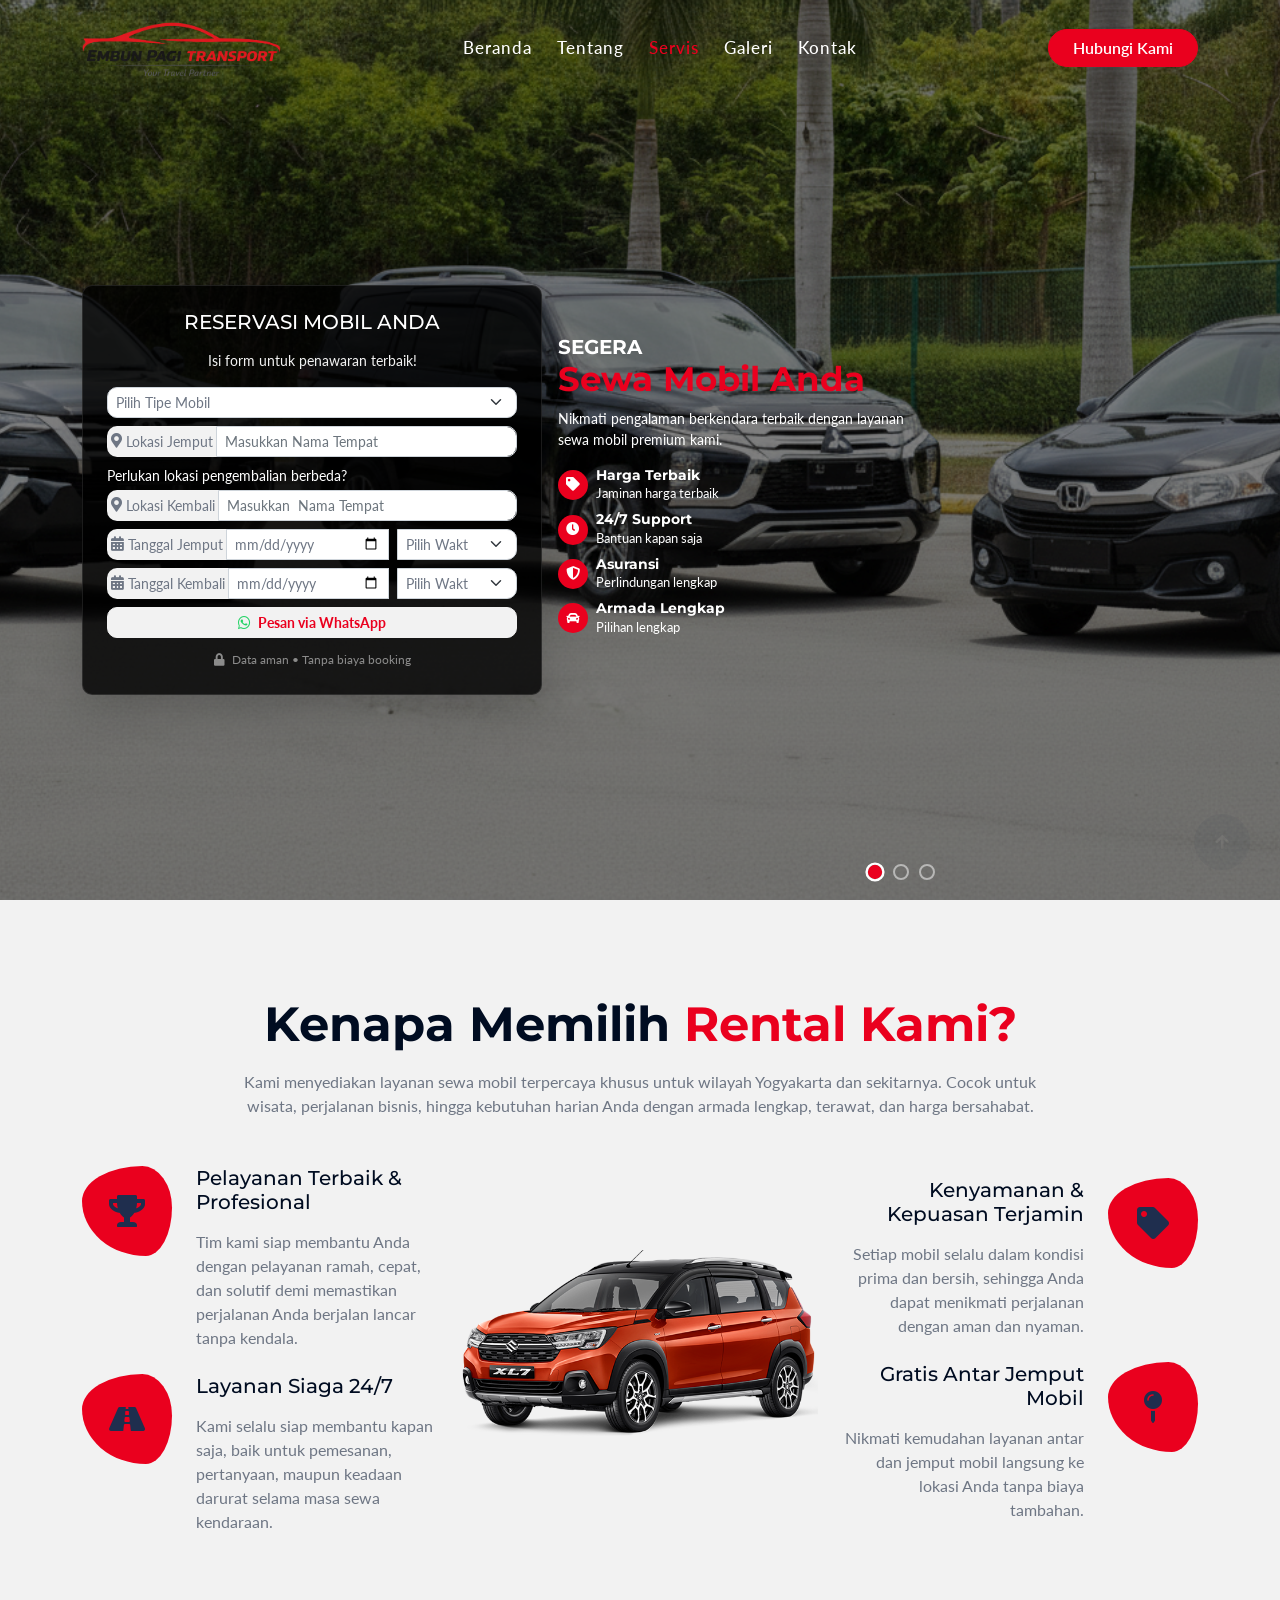
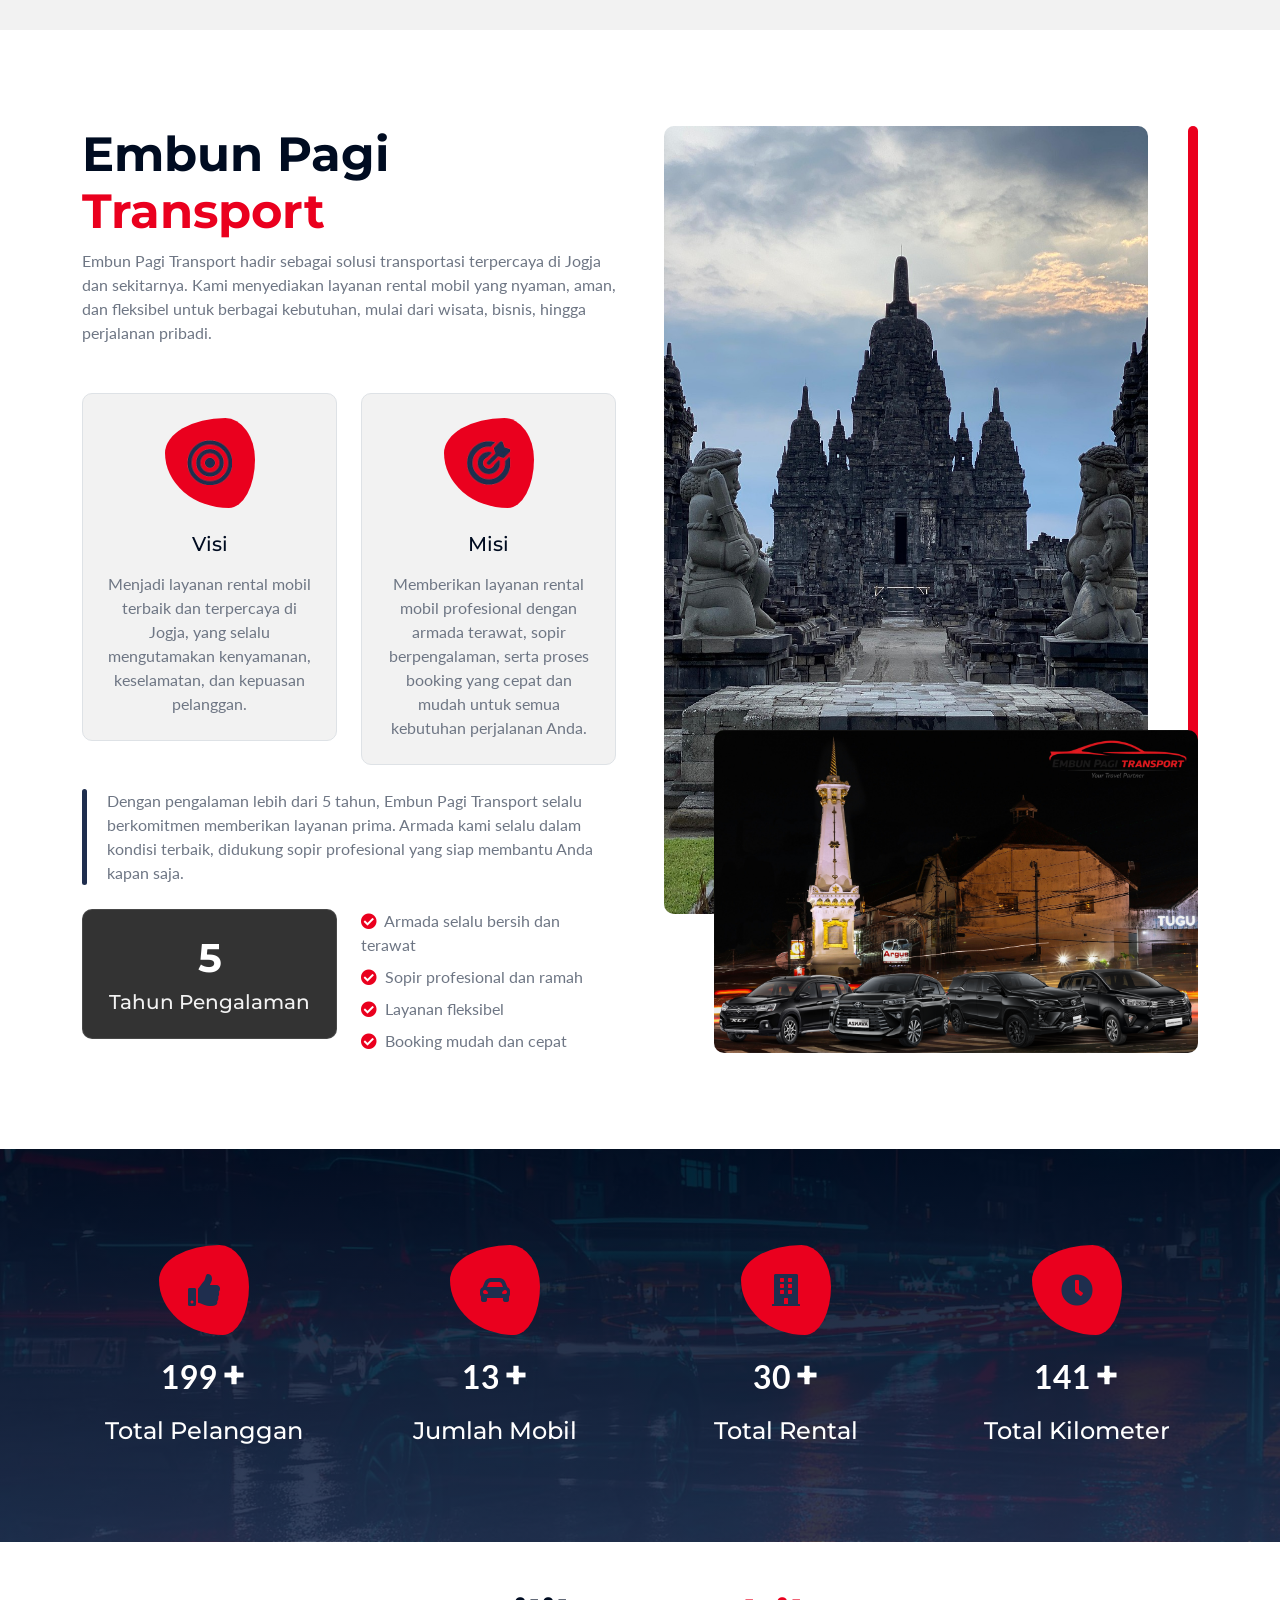
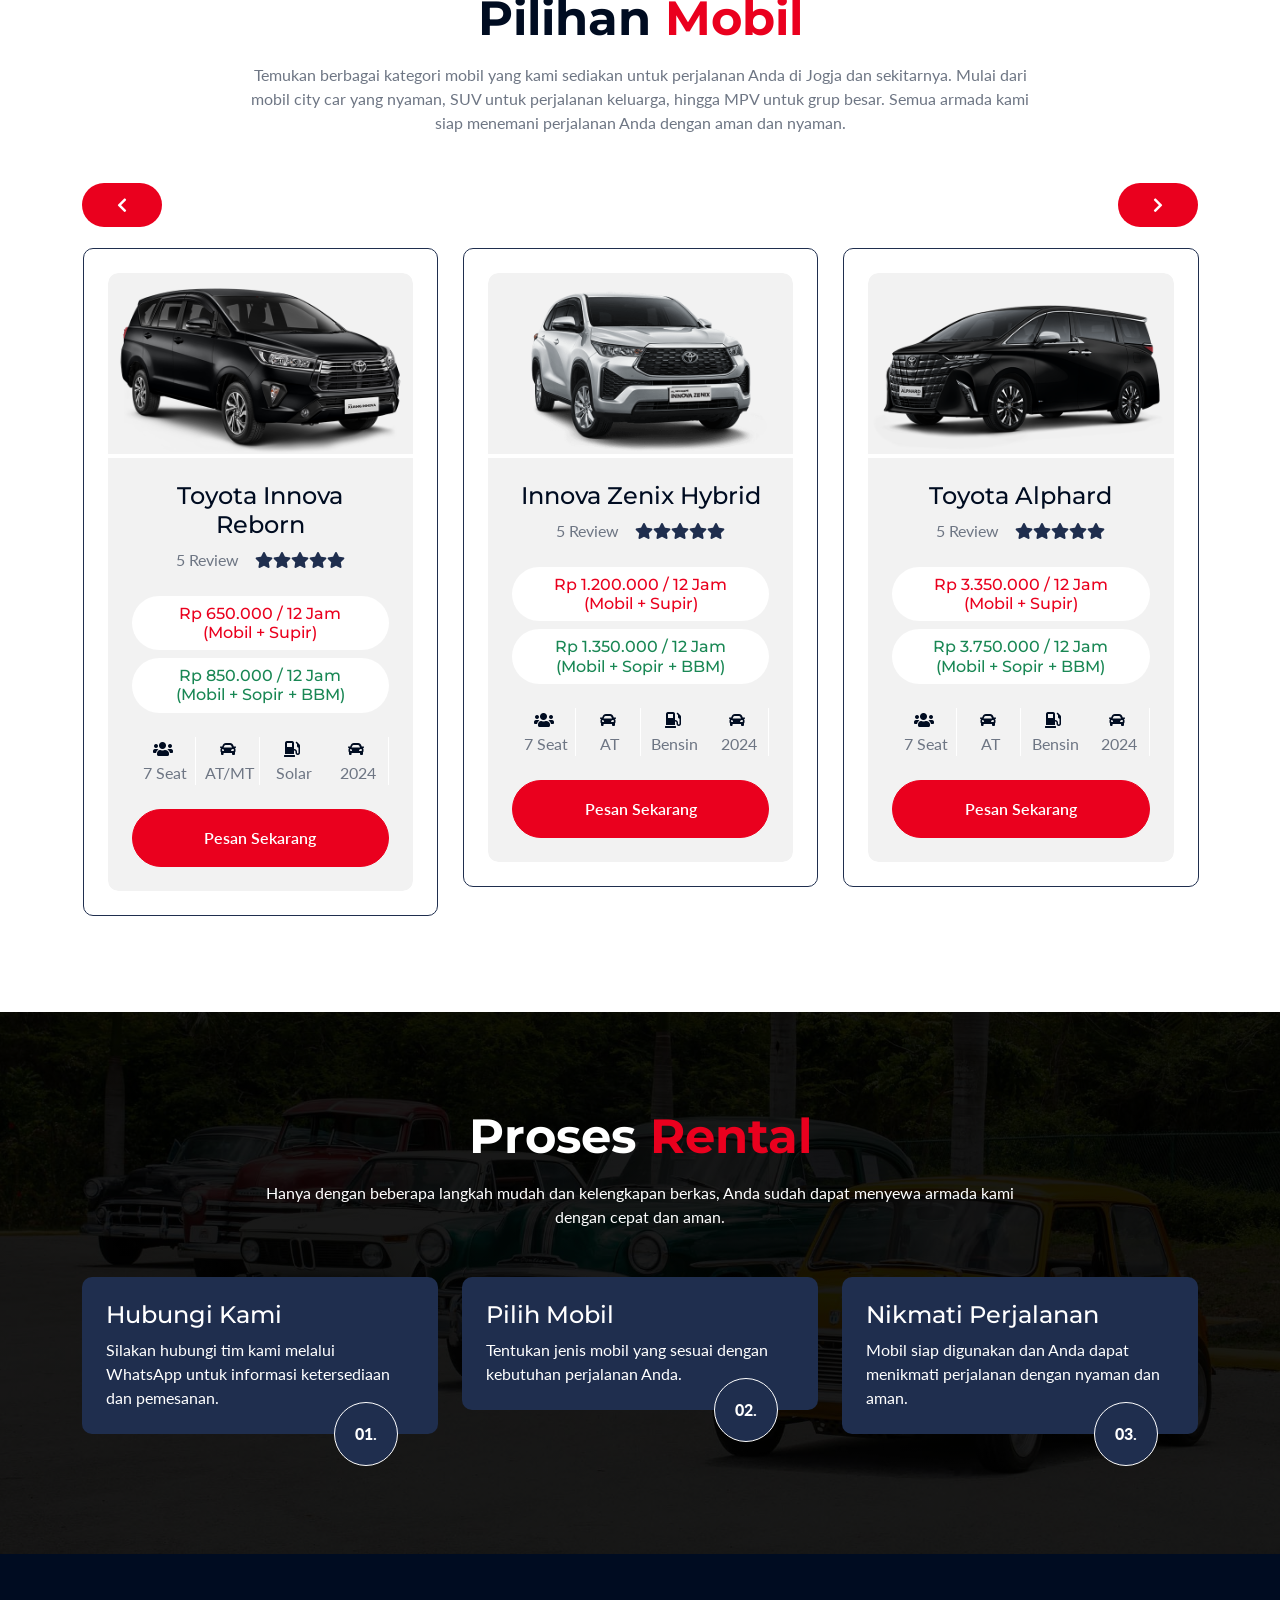
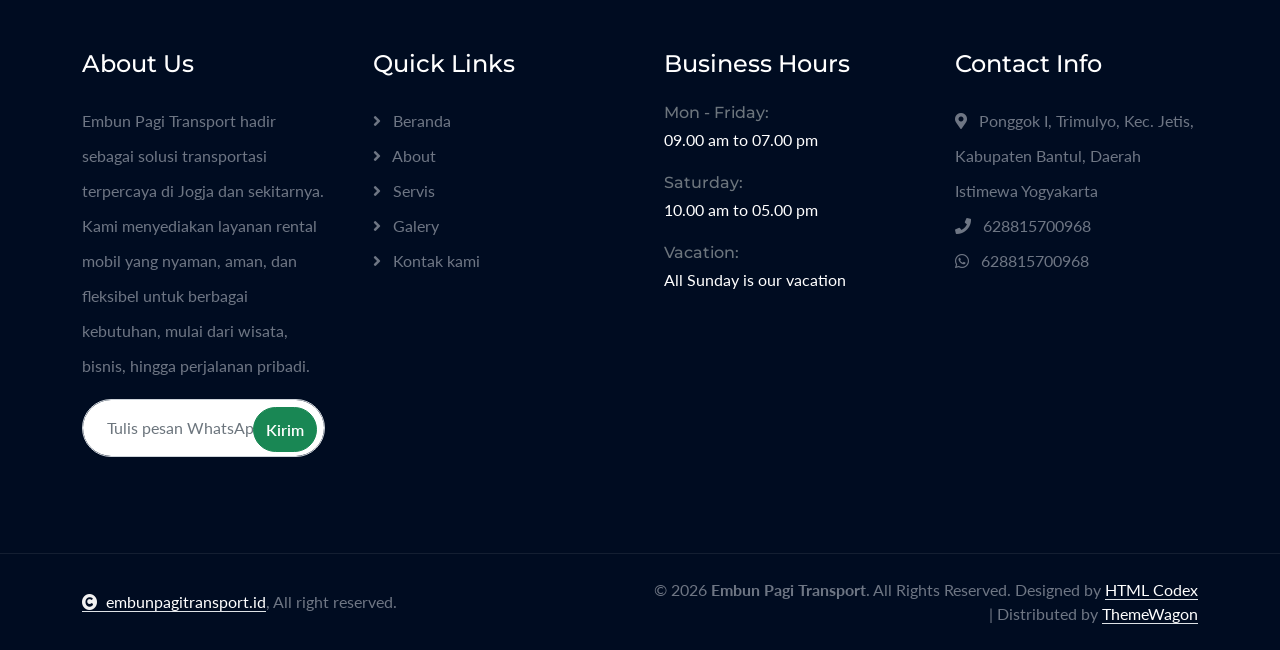
<file: index.html>
<!DOCTYPE html>
<html lang="en">

    <head>
        <meta charset="utf-8">
        <title>Embun Pagi Transport - Spesialis Rental Mobil Area Jogja</title>
        <link rel="icon" type="image/png" href="assets/logo.png">
        <meta content="width=device-width, initial-scale=1.0" name="viewport">
        <meta name="keywords" content="rental mobil jogja, sewa mobil jogja, transport jogja, rental murah jogja">
        <meta name="description" content="Embun Pagi Transport menyediakan jasa rental mobil di Jogja dengan harga terjangkau, driver profesional, dan layanan 24 jam.">

        <!-- Google tag (gtag.js) -->
        <script async src="https://www.googletagmanager.com/gtag/js?id=AW-18127509483"></script>
        <script>
            window.dataLayer = window.dataLayer || [];
            function gtag(){dataLayer.push(arguments);}
            gtag('js', new Date());

            gtag('config', 'AW-18127509483');
        </script>

        <!-- Google Web Fonts -->
        <link rel="preconnect" href="https://fonts.googleapis.com">
        <link rel="preconnect" href="https://fonts.gstatic.com" crossorigin>
        <link href="https://fonts.googleapis.com/css2?family=Lato:ital,wght@0,400;0,700;0,900;1,400;1,700;1,900&family=Montserrat:ital,wght@0,100..900;1,100..900&display=swap" rel="stylesheet"> 

        <!-- Icon Font Stylesheet -->
        <link rel="stylesheet" href="https://use.fontawesome.com/releases/v5.15.4/css/all.css"/>
        <link href="https://cdn.jsdelivr.net/npm/bootstrap-icons@1.4.1/font/bootstrap-icons.css" rel="stylesheet">

        <!-- Libraries Stylesheet -->
        <link href="lib/animate/animate.min.css" rel="stylesheet">
        <link href="lib/owlcarousel/assets/owl.carousel.min.css" rel="stylesheet">


        <!-- Customized Bootstrap Stylesheet -->
        <link href="css/bootstrap.min.css" rel="stylesheet">

        <!-- Template Stylesheet -->
        <link href="css/style.css" rel="stylesheet">
    </head>

    <body>

        <!-- Spinner Start -->
        <div id="spinner" class="show bg-white position-fixed translate-middle w-100 vh-100 top-50 start-50 d-flex align-items-center justify-content-center">
            <div class="spinner-border text-primary" style="width: 3rem; height: 3rem;" role="status">
                <span class="sr-only">Loading...</span>
            </div>
        </div>
        <!-- Spinner End -->

        <!-- Navbar & Hero Start -->
        <div class="container-fluid nav-bar nav-absolute px-0 px-lg-4 py-lg-0">
            <div class="container">
                <nav class="navbar navbar-expand-lg py-0 navbar-light">
                    <a href="" class="navbar-brand p-0">
                     <img src="assets/logo.png" alt="Logo">
                    </a>
                    <button class="navbar-toggler" type="button" data-bs-toggle="collapse" data-bs-target="#navbarCollapse">
                        <span class="fa fa-bars"></span>
                    </button>
                    <div class="collapse navbar-collapse" id="navbarCollapse">
                        <div class="navbar-nav mx-auto py-0">
                            <a href="index.html" class="nav-item nav-link active">Beranda</a>
                            <a href="#about" class="nav-item nav-link">Tentang</a>
                            <a href="#cars" class="nav-item nav-link">Servis</a>
                            <a href="blog.html" class="nav-item nav-link">Galeri</a>
                            <a href="contact.html" class="nav-item nav-link">Kontak</a>
                        </div>
                        <a href="https://wa.me/628815700968?text=halo%20saya%20tertarik%20untuk%20menyewa%20mobil.%20apakah%20ada%20mobil%20yang%20tersedia." 
                            class="btn btn-primary rounded-pill px-4" target="_blank">
                            Hubungi Kami
                        </a>
                    </div>
                </nav>
            </div>
        </div>
        
        <!-- Carousel Start -->
        <div class="header-carousel">
            <div id="carouselId" class="carousel slide" data-bs-ride="carousel" data-bs-interval="5000">
                <!-- Indicators -->
                <ol class="carousel-indicators">
                    <li data-bs-target="#carouselId" data-bs-slide-to="0" class="active"></li>
                    <li data-bs-target="#carouselId" data-bs-slide-to="1"></li>
                    <li data-bs-target="#carouselId" data-bs-slide-to="2"></li>
                </ol>
                
                <div class="carousel-inner" role="listbox">
                    <!-- Slide 1 -->
                    <div class="carousel-item active">
                        <img src="images/index1.png" class="img-fluid w-100" alt="Car Rental 1"/>
                    </div>
                    <!-- Slide 2 -->
                    <div class="carousel-item">
                        <img src="images/index2.png" class="img-fluid w-100" alt="Car Rental 2"/>
                    </div>
                    <!-- Slide 3 -->
                    <div class="carousel-item">
                        <img src="images/index3.png" class="img-fluid w-100" alt="Car Rental 3"/>
                    </div>
                </div>
            </div>
            
            <!-- Form yang selalu tampil di atas carousel -->
            <div class="carousel-form-overlay">
                <div class="container">
                    <div class="row g-2 align-items-center">
                        <!-- Form Section di Kiri - DIPERKECIL -->
                        <div class="col-lg-5 fadeInLeft animated" data-animation="fadeInLeft" data-delay="0.5s" style="animation-delay: 0.5s;">
                            <div class="bg-secondary rounded p-4 shadow-lg">
                                <h4 class="text-white mb-3 text-center" style="font-size: 1.25rem;">RESERVASI MOBIL ANDA</h4>
                                <p class="text-center text-light mb-3 small">Isi form untuk penawaran terbaik!</p>
                                <form>
                                    <div class="row g-2">
                                        <div class="col-12">
                                            <select class="form-select form-select-sm" aria-label="Pilih tipe mobil" id="carTypeSelect"> 
                                                <option selected>Pilih Tipe Mobil</option>
                                                <option value="1">Toyota Avanza - Ekonomis & Nyaman</option>
                                                <option value="2">Daihatsu Xenia - Praktis & Bersahabat</option>
                                                <option value="3">Suzuki Ertiga - Keluarga & Efisien</option>
                                                <option value="4">Mitsubishi Xpander - Stylish & Lega</option>
                                                <option value="5">Honda Mobilio - Modern & Irit</option>
                                                <option value="6">Toyota Innova - Luas & Premium</option>
                                                <option value="7">Toyota Fortuner - Tangguh & Berkelas</option>
                                                <option value="8">Mitsubishi Pajero Sport - Gagah & Mewah</option>
                                                <option value="9">Honda Brio - Ringkas & Lincah</option>
                                                <option value="10">Toyota Hiace - Rombongan & Nyaman</option>
                                            </select>
                                        </div>
                                        <div class="col-12">
                                            <div class="input-group input-group-sm"> <!-- input-group-sm -->
                                                <div class="d-flex align-items-center bg-light text-body rounded-start p-1"> <!-- p-2 menjadi p-1 -->
                                                    <span class="fas fa-map-marker-alt" style="font-size: 0.9rem;"></span> 
                                                    <span class="ms-1 small">Lokasi Jemput</span>
                                                </div>
                                                <input class="form-control form-control-sm" type="text" placeholder="Masukkan Nama Tempat"> <!-- form-control-sm -->
                                            </div>
                                        </div>
                                        <div class="col-12">
                                            <a href="#" class="text-start text-white d-block mb-1 small">Perlukan lokasi pengembalian berbeda?</a> <!-- mb-2 menjadi mb-1, small -->
                                            <div class="input-group input-group-sm"> <!-- input-group-sm -->
                                                <div class="d-flex align-items-center bg-light text-body rounded-start p-1"> <!-- p-2 menjadi p-1 -->
                                                    <span class="fas fa-map-marker-alt" style="font-size: 0.9rem;"></span>
                                                    <span class="ms-1 small">Lokasi Kembali</span>
                                                </div>
                                                <input class="form-control form-control-sm" type="text" placeholder="Masukkan  Nama Tempat"> <!-- form-control-sm -->
                                            </div>
                                        </div>
                                        <div class="col-12">
                                            <div class="input-group input-group-sm"> <!-- input-group-sm -->
                                                <div class="d-flex align-items-center bg-light text-body rounded-start p-1"> <!-- p-2 menjadi p-1 -->
                                                    <span class="fas fa-calendar-alt" style="font-size: 0.9rem;"></span>
                                                    <span class="ms-1 small">Tanggal Jemput</span>
                                                </div>
                                                <input class="form-control form-control-sm" type="date">
                                                <select class="form-select form-select-sm ms-2" style="flex: 0 0 120px;"> 
                                                    <option selected>Pilih Waktu</option>
                                                    <option value="6">06:00 Pagi</option>
                                                    <option value="7">07:00 Pagi</option>
                                                    <option value="8">08:00 Pagi</option>
                                                    <option value="9">09:00 Pagi</option>
                                                    <option value="10">10:00 Pagi</option>
                                                    <option value="11">11:00 Pagi</option>
                                                    <option value="12">12:00 Siang</option>
                                                    <option value="13">13:00 Siang</option>
                                                    <option value="14">14:00 Siang</option>
                                                    <option value="15">15:00 Sore</option>
                                                    <option value="16">16:00 Sore</option>
                                                    <option value="17">17:00 Sore</option>
                                                    <option value="18">18:00 Sore</option>
                                                    <option value="19">19:00 Sore</option>
                                                    <option value="20">20:00 Sore</option>
                                                    <option value="21">21:00 Sore</option>
                                                    <option value="22">22:00 Sore</option>
                                                    <option value="23">23:00 Sore</option>
                                                    <option value="24">24:00 Sore</option>
                                                </select>
                                            </div>
                                        </div>
                                        <div class="col-12">
                                            <div class="input-group input-group-sm"> <!-- input-group-sm -->
                                                <div class="d-flex align-items-center bg-light text-body rounded-start p-1"> <!-- p-2 menjadi p-1 -->
                                                    <span class="fas fa-calendar-alt" style="font-size: 0.9rem;"></span>
                                                    <span class="ms-1 small">Tanggal Kembali</span> <!-- small -->
                                                </div>
                                                <input class="form-control form-control-sm" type="date"> <!-- form-control-sm -->
                                                <select class="form-select form-select-sm ms-2" style="flex: 0 0 120px;"> <!-- form-select-sm, ms-3 menjadi ms-2, width tetap -->
                                                    <option selected>Pilih Waktu</option>
                                                    <option value="6">06:00 Pagi</option>
                                                    <option value="7">07:00 Pagi</option>
                                                    <option value="8">08:00 Pagi</option>
                                                    <option value="9">09:00 Pagi</option>
                                                    <option value="10">10:00 Pagi</option>
                                                    <option value="11">11:00 Pagi</option>
                                                    <option value="12">12:00 Siang</option>
                                                    <option value="13">13:00 Siang</option>
                                                    <option value="14">14:00 Siang</option>
                                                    <option value="15">15:00 Sore</option>
                                                    <option value="16">16:00 Sore</option>
                                                    <option value="17">17:00 Sore</option>
                                                    <option value="18">18:00 Sore</option>
                                                    <option value="19">19:00 Sore</option>
                                                    <option value="20">20:00 Sore</option>
                                                    <option value="21">21:00 Sore</option>
                                                    <option value="22">22:00 Sore</option>
                                                    <option value="23">23:00 Sore</option>
                                                    <option value="24">24:00 Sore</option>
                                                </select>
                                            </div>
                                        </div>
                                        <div class="col-12">
                                            <button type="button" 
                                                    target="_blank"
                                                    class="btn btn-light w-100 py-1 fw-bold" 
                                                    style="font-size: 0.9rem;"
                                                    id="whatsappButton">
                                                <i class="fab fa-whatsapp me-1" style="font-size: 0.9rem; color: #25D366;"></i> Pesan via WhatsApp
                                            </button>
                                        </div>

                                        <div class="col-12 text-center">
                                            <small class="text-white-50" style="font-size: 0.75rem;">
                                                <i class="fas fa-lock me-1"></i> Data aman • Tanpa biaya booking
                                            </small>
                                        </div>
                                    </div>
                                </form>
                            </div>
                        </div>
                        
                        <!-- Text Content di Kanan - DIPERKECIL -->
                        <div class="col-lg-7 d-none d-lg-block fadeInRight animated" data-animation="fadeInRight" data-delay="1s" style="animation-delay: 1s;">
                            <div class="text-content-container ms-lg-2">
                                <h2 class="h5 fw-bold mb-2 text-white">SEGERA<br><span class="text-primary" style="font-size: 2.1rem;">Sewa Mobil Anda</span></h2>
                                <p class="mb-3 small text-white" style="font-size: 0.9rem;">Nikmati pengalaman berkendara terbaik dengan layanan<br>sewa mobil premium kami.</p>
                                
                                <div class="features-list">
                                    <div class="feature-item d-flex align-items-center mt-2 mb-2">
                                        <div class="feature-icon rounded-circle bg-primary text-white d-flex align-items-center justify-content-center me-2" style="width: 30px; height: 30px; font-size: 0.85rem;">
                                            <i class="fas fa-tag"></i>
                                        </div>
                                        <div>
                                            <h6 class="mb-0 fw-bold text-white" style="font-size: 0.9rem;">Harga Terbaik</h6>
                                            <p class="mb-0 small text-white" style="font-size: 0.8rem;">Jaminan harga terbaik</p>
                                        </div>
                                    </div>
                                    
                                    <div class="feature-item d-flex align-items-center mt-2 mb-2">
                                        <div class="feature-icon rounded-circle bg-primary text-white d-flex align-items-center justify-content-center me-2" style="width: 30px; height: 30px; font-size: 0.85rem;">
                                            <i class="fas fa-clock"></i>
                                        </div>
                                        <div>
                                            <h6 class="mb-0 fw-bold text-white" style="font-size: 0.9rem;">24/7 Support</h6>
                                            <p class="mb-0 small text-white" style="font-size: 0.8rem;">Bantuan kapan saja</p>
                                        </div>
                                    </div>
                                    
                                    <div class="feature-item d-flex align-items-center mt-2 mb-2">
                                        <div class="feature-icon rounded-circle bg-primary text-white d-flex align-items-center justify-content-center me-2" style="width: 30px; height: 30px; font-size: 0.85rem;">
                                            <i class="fas fa-shield-alt"></i>
                                        </div>
                                        <div>
                                            <h6 class="mb-0 fw-bold text-white" style="font-size: 0.9rem;">Asuransi</h6>
                                            <p class="mb-0 small text-white" style="font-size: 0.8rem;">Perlindungan lengkap</p>
                                        </div>
                                    </div>
                                    
                                    <div class="feature-item d-flex align-items-center mt-2 mb-2">
                                        <div class="feature-icon rounded-circle bg-primary text-white d-flex align-items-center justify-content-center me-2" style="width: 30px; height: 30px; font-size: 0.85rem;">
                                            <i class="fas fa-car"></i>
                                        </div>
                                        <div>
                                            <h6 class="mb-0 fw-bold text-white" style="font-size: 0.9rem;">Armada Lengkap</h6>
                                            <p class="mb-0 small text-white" style="font-size: 0.8rem;">Pilihan lengkap</p>
                                        </div>
                                    </div>
                                </div>
                            </div>
                        </div>
                    </div>
                </div>
            </div>
        </div>
        <!-- Carousel End -->

        <!-- Features Start -->
        <div class="container-fluid feature py-5">
            <div class="container py-5">
                <div class="text-center mx-auto pb-5 wow fadeInUp" data-wow-delay="0.1s" style="max-width: 800px;">
                    <h1 class="display-5 text-capitalize mb-3">Kenapa Memilih <span class="text-primary">Rental Kami?</span></h1>
                    <p class="mb-0">
                        Kami menyediakan layanan sewa mobil terpercaya khusus untuk wilayah Yogyakarta dan sekitarnya. 
                        Cocok untuk wisata, perjalanan bisnis, hingga kebutuhan harian Anda dengan armada lengkap, terawat, dan harga bersahabat.
                    </p>
                </div>
                <div class="row g-4 align-items-center">
                    <div class="col-xl-4">
                        <div class="row gy-4 gx-0">
                            <div class="col-12 wow fadeInUp" data-wow-delay="0.1s">
                                <div class="feature-item">
                                    <div class="feature-icon">
                                        <span class="fa fa-trophy fa-2x"></span>
                                    </div>
                                    <div class="ms-4">
                                        <h5 class="mb-3">Pelayanan Terbaik & Profesional</h5>
                                        <p class="mb-0">
                                            Tim kami siap membantu Anda dengan pelayanan ramah, cepat, dan solutif demi memastikan perjalanan Anda berjalan lancar tanpa kendala.
                                        </p>
                                    </div>
                                </div>
                            </div>
                            <div class="col-12 wow fadeInUp" data-wow-delay="0.3s">
                                <div class="feature-item">
                                    <div class="feature-icon">
                                        <span class="fa fa-road fa-2x"></span>
                                    </div>
                                    <div class="ms-4">
                                        <h5 class="mb-3">Layanan Siaga 24/7</h5>
                                        <p class="mb-0">
                                            Kami selalu siap membantu kapan saja, baik untuk pemesanan, pertanyaan, maupun keadaan darurat selama masa sewa kendaraan.
                                        </p>
                                    </div>
                                </div>
                            </div>
                        </div>
                    </div>
                    <div class="col-lg-12 col-xl-4 wow fadeInUp" data-wow-delay="0.2s">
                        <img src="assets/xl7-orange.png" class="img-fluid w-100" style="object-fit: cover;" alt="Img">
                    </div>
                    <div class="col-xl-4">
                        <div class="row gy-4 gx-0">
                            <div class="col-12 wow fadeInUp" data-wow-delay="0.1s">
                                <div class="feature-item justify-content-end">
                                    <div class="text-end me-4">
                                        <h5 class="mb-3">Kenyamanan & Kepuasan Terjamin</h5>
                                        <p class="mb-0">
                                            Setiap mobil selalu dalam kondisi prima dan bersih, sehingga Anda dapat menikmati perjalanan dengan aman dan nyaman.
                                        </p>
                                    </div>
                                    <div class="feature-icon">
                                        <span class="fa fa-tag fa-2x"></span>
                                    </div>
                                </div>
                            </div>
                            <div class="col-12 wow fadeInUp" data-wow-delay="0.3s">
                                <div class="feature-item justify-content-end">
                                    <div class="text-end me-4">
                                        <h5 class="mb-3">Gratis Antar Jemput Mobil</h5>
                                        <p class="mb-0">
                                            Nikmati kemudahan layanan antar dan jemput mobil langsung ke lokasi Anda tanpa biaya tambahan.
                                        </p>
                                    </div>
                                    <div class="feature-icon">
                                        <span class="fa fa-map-pin fa-2x"></span>
                                    </div>
                                </div>
                            </div>
                        </div>
                    </div>
                </div>
            </div>
        </div>
        <!-- Features End -->

        <!-- About Start -->
        <div class="container-fluid overflow-hidden about py-5" id="about">
            <div class="container py-5">
                <div class="row g-5">
                    <div class="col-xl-6 wow fadeInLeft" data-wow-delay="0.2s">
                        <div class="about-item">
                            <div class="pb-5">
                                <h1 class="display-5 text-capitalize">Embun Pagi <span class="text-primary">Transport</span></h1>
                                <p class="mb-0">
                                    Embun Pagi Transport hadir sebagai solusi transportasi terpercaya di Jogja dan sekitarnya. 
                                    Kami menyediakan layanan rental mobil yang nyaman, aman, dan fleksibel untuk berbagai kebutuhan, mulai dari wisata, bisnis, hingga perjalanan pribadi.
                                </p>
                            </div>
                            <div class="row g-4">
                                <div class="col-lg-6">
                                    <div class="about-item-inner border p-4">
                                        <div class="about-icon mb-4">
                                            <img src="img/about-icon-1.png" class="img-fluid w-50 h-50" alt="Icon">
                                        </div>
                                        <h5 class="mb-3">Visi</h5>
                                        <p class="mb-0">
                                            Menjadi layanan rental mobil terbaik dan terpercaya di Jogja, yang selalu mengutamakan kenyamanan, keselamatan, dan kepuasan pelanggan.
                                        </p>
                                    </div>
                                </div>
                                <div class="col-lg-6">
                                    <div class="about-item-inner border p-4">
                                        <div class="about-icon mb-4">
                                            <img src="img/about-icon-2.png" class="img-fluid h-50 w-50" alt="Icon">
                                        </div>
                                        <h5 class="mb-3">Misi</h5>
                                        <p class="mb-0">
                                            Memberikan layanan rental mobil profesional dengan armada terawat, sopir berpengalaman, serta proses booking yang cepat dan mudah untuk semua kebutuhan perjalanan Anda.
                                        </p>
                                    </div>
                                </div>
                            </div>
                            <p class="text-item my-4">
                                Dengan pengalaman lebih dari 5 tahun, Embun Pagi Transport selalu berkomitmen memberikan layanan prima. 
                                Armada kami selalu dalam kondisi terbaik, didukung sopir profesional yang siap membantu Anda kapan saja.
                            </p>
                            <div class="row g-4">
                                <div class="col-lg-6">
                                    <div class="text-center rounded bg-secondary p-4">
                                        <h1 class="display-6 text-white">5</h1>
                                        <h5 class="text-light mb-0">Tahun Pengalaman</h5>
                                    </div>
                                </div>
                                <div class="col-lg-6">
                                    <div class="rounded">
                                        <p class="mb-2"><i class="fa fa-check-circle text-primary me-1"></i> Armada selalu bersih dan terawat</p>
                                        <p class="mb-2"><i class="fa fa-check-circle text-primary me-1"></i> Sopir profesional dan ramah</p>
                                        <p class="mb-2"><i class="fa fa-check-circle text-primary me-1"></i> Layanan fleksibel</p>
                                        <p class="mb-0"><i class="fa fa-check-circle text-primary me-1"></i> Booking mudah dan cepat</p>
                                    </div>
                                </div>
                            </div>
                        </div>
                    </div>
                    <div class="col-xl-6 wow fadeInRight" data-wow-delay="0.2s">
                        <div class="about-img">
                            <div class="img-1">
                                <img src="assets/prambanan.jpg" class="img-fluid rounded h-100 w-100" alt="">
                            </div>
                            <div class="img-2">
                                <img src="assets/about-2.png" class="img-fluid rounded w-100" alt="">
                            </div>
                        </div>
                    </div>
                </div>
            </div>
        </div>
        <!-- About End -->

        <!-- Fact Counter -->
        <div class="container-fluid counter bg-secondary py-5">
            <div class="container py-5">
                <div class="row g-5">
                    <div class="col-md-6 col-lg-6 col-xl-3 wow fadeInUp" data-wow-delay="0.1s">
                        <div class="counter-item text-center">
                            <div class="counter-item-icon mx-auto">
                                <i class="fas fa-thumbs-up fa-2x"></i>
                            </div>
                            <div class="counter-counting my-3">
                                <span class="text-white fs-2 fw-bold" data-toggle="counter-up">829</span>
                                <span class="h1 fw-bold text-white">+</span>
                            </div>
                            <h4 class="text-white mb-0">Total Pelanggan</h4>
                        </div>
                    </div>
                    <div class="col-md-6 col-lg-6 col-xl-3 wow fadeInUp" data-wow-delay="0.3s">
                        <div class="counter-item text-center">
                            <div class="counter-item-icon mx-auto">
                                <i class="fas fa-car-alt fa-2x"></i>
                            </div>
                            <div class="counter-counting my-3">
                                <span class="text-white fs-2 fw-bold" data-toggle="counter-up">56</span>
                                <span class="h1 fw-bold text-white">+</span>
                            </div>
                            <h4 class="text-white mb-0">Jumlah Mobil</h4>
                        </div>
                    </div>
                    <div class="col-md-6 col-lg-6 col-xl-3 wow fadeInUp" data-wow-delay="0.5s">
                        <div class="counter-item text-center">
                            <div class="counter-item-icon mx-auto">
                                <i class="fas fa-building fa-2x"></i>
                            </div>
                            <div class="counter-counting my-3">
                                <span class="text-white fs-2 fw-bold" data-toggle="counter-up">127</span>
                                <span class="h1 fw-bold text-white">+</span>
                            </div>
                            <h4 class="text-white mb-0">Total Rental</h4>
                        </div>
                    </div>
                    <div class="col-md-6 col-lg-6 col-xl-3 wow fadeInUp" data-wow-delay="0.7s">
                        <div class="counter-item text-center">
                            <div class="counter-item-icon mx-auto">
                                <i class="fas fa-clock fa-2x"></i>
                            </div>
                            <div class="counter-counting my-3">
                                <span class="text-white fs-2 fw-bold" data-toggle="counter-up">589</span>
                                <span class="h1 fw-bold text-white">+</span>
                            </div>
                            <h4 class="text-white mb-0">Total Kilometer</h4>
                        </div>
                    </div>
                </div>
            </div>
        </div>
        <!-- Fact Counter -->

        <!-- Services Start -->
        <!--
        <div class="container-fluid service py-5">
            <div class="container py-5">
                <div class="text-center mx-auto pb-5 wow fadeInUp" data-wow-delay="0.1s" style="max-width: 800px;">
                    <h1 class="display-5 text-capitalize mb-3">Cental <span class="text-primary">Services</span></h1>
                    <p class="mb-0">Lorem ipsum dolor sit amet, consectetur adipisicing elit. Ut amet nemo expedita asperiores commodi accusantium at cum harum, excepturi, quia tempora cupiditate! Adipisci facilis modi quisquam quia distinctio,
                    </p>
                </div>
                <div class="row g-4">
                    <div class="col-md-6 col-lg-4 wow fadeInUp" data-wow-delay="0.1s">
                        <div class="service-item p-4">
                            <div class="service-icon mb-4">
                                <i class="fa fa-phone-alt fa-2x"></i>
                            </div>
                            <h5 class="mb-3">Phone Reservation</h5>
                            <p class="mb-0">Lorem ipsum dolor sit amet consectetur adipisicing elit. Reprehenderit ipsam quasi quibusdam ipsa perferendis iusto?</p>
                        </div>
                    </div>
                    <div class="col-md-6 col-lg-4 wow fadeInUp" data-wow-delay="0.3s">
                        <div class="service-item p-4">
                            <div class="service-icon mb-4">
                                <i class="fa fa-money-bill-alt fa-2x"></i>
                            </div>
                            <h5 class="mb-3">Special Rates</h5>
                            <p class="mb-0">Lorem ipsum dolor sit amet consectetur adipisicing elit. Reprehenderit ipsam quasi quibusdam ipsa perferendis iusto?</p>
                        </div>
                    </div>
                    <div class="col-md-6 col-lg-4 wow fadeInUp" data-wow-delay="0.5s">
                        <div class="service-item p-4">
                            <div class="service-icon mb-4">
                                <i class="fa fa-road fa-2x"></i>
                            </div>
                            <h5 class="mb-3">One Way Rental</h5>
                            <p class="mb-0">Lorem ipsum dolor sit amet consectetur adipisicing elit. Reprehenderit ipsam quasi quibusdam ipsa perferendis iusto?</p>
                        </div>
                    </div>
                    <div class="col-md-6 col-lg-4 wow fadeInUp" data-wow-delay="0.1s">
                        <div class="service-item p-4">
                            <div class="service-icon mb-4">
                                <i class="fa fa-umbrella fa-2x"></i>
                            </div>
                            <h5 class="mb-3">Life Insurance</h5>
                            <p class="mb-0">Lorem ipsum dolor sit amet consectetur adipisicing elit. Reprehenderit ipsam quasi quibusdam ipsa perferendis iusto?</p>
                        </div>
                    </div>
                    <div class="col-md-6 col-lg-4 wow fadeInUp" data-wow-delay="0.3s">
                        <div class="service-item p-4">
                            <div class="service-icon mb-4">
                                <i class="fa fa-building fa-2x"></i>
                            </div>
                            <h5 class="mb-3">City to City</h5>
                            <p class="mb-0">Lorem ipsum dolor sit amet consectetur adipisicing elit. Reprehenderit ipsam quasi quibusdam ipsa perferendis iusto?</p>
                        </div>
                    </div>
                    <div class="col-md-6 col-lg-4 wow fadeInUp" data-wow-delay="0.5s">
                        <div class="service-item p-4">
                            <div class="service-icon mb-4">
                                <i class="fa fa-car-alt fa-2x"></i>
                            </div>
                            <h5 class="mb-3">Free Rides</h5>
                            <p class="mb-0">Lorem ipsum dolor sit amet consectetur adipisicing elit. Reprehenderit ipsam quasi quibusdam ipsa perferendis iusto?</p>
                        </div>
                    </div>
                </div>
            </div>
        </div>
        -->
        <!-- Services End -->

        <!-- Car categories Start -->
        <div class="container-fluid categories py-5" id="cars">
            <div class="container pb-5">
                <div class="text-center mx-auto pb-5 wow fadeInUp" data-wow-delay="0.1s" style="max-width: 800px;">
                    <h1 class="display-5 text-capitalize mb-3">Pilihan <span class="text-primary">Mobil</span></h1>
                    <p class="mb-0">
                        Temukan berbagai kategori mobil yang kami sediakan untuk perjalanan Anda di Jogja dan sekitarnya. 
                        Mulai dari mobil city car yang nyaman, SUV untuk perjalanan keluarga, hingga MPV untuk grup besar. 
                        Semua armada kami siap menemani perjalanan Anda dengan aman dan nyaman.
                    </p>
                </div>
                <div class="categories-carousel owl-carousel wow fadeInUp" data-wow-delay="0.1s">
                    <div class="categories-item p-4">
                        <div class="categories-item-inner">
                            <div class="categories-img rounded-top">
                                <img src="assets/innova-black.png" class="img-fluid w-100 rounded-top" alt="">
                            </div>
                            <div class="categories-content rounded-bottom p-4">
                                <h4>Toyota Innova Reborn</h4>
                                <div class="categories-review mb-4">
                                    <div class="me-3">5 Review</div>
                                    <div class="d-flex justify-content-center text-secondary">
                                        <i class="fas fa-star"></i>
                                        <i class="fas fa-star"></i>
                                        <i class="fas fa-star"></i>
                                        <i class="fas fa-star"></i>
                                        <i class="fas fa-star"></i>
                                        <!--<i class="fas fa-star text-body"></i>-->
                                    </div>
                                </div>
                                <div class="mb-4 text-center">
                                    <h6 class="bg-white text-primary rounded-pill py-2 px-4 mb-2">
                                        Rp 650.000 / 12 Jam <br> (Mobil + Supir)
                                    </h6>
                                    <h6 class="bg-white text-success rounded-pill py-2 px-4 mb-0">
                                        Rp 850.000 / 12 Jam <br> (Mobil + Sopir + BBM)
                                    </h6>
                                </div>
                                <div class="row gy-2 gx-0 text-center mb-4">
                                    <div class="col-3 border-end border-white">
                                        <i class="fa fa-users text-dark"></i><br><span class="text-body ms-1">7 Seat</span>
                                    </div>
                                    <div class="col-3 border-end border-white">
                                        <i class="fa fa-car text-dark"></i><br><span class="text-body ms-1">AT/MT</span>
                                    </div>
                                    <div class="col-3">
                                        <i class="fa fa-gas-pump text-dark"></i><br><span class="text-body ms-1">Solar</span>
                                    </div>
                                    <div class="col-3 border-end border-white">
                                        <i class="fa fa-car text-dark"></i><br><span class="text-body ms-1">2024</span>
                                    </div>
                                </div>
                                <a href="https://wa.me/628815700968?text=Halo%20saya%20tertarik%20untuk%20menyewa%20mobil%20Toyota Innova Reborn.%20Boleh%20info%20lebih%20lanjut%3F" target="_blank" class="btn btn-primary rounded-pill d-flex justify-content-center py-3">Pesan Sekarang</a>
                            </div>
                        </div>
                    </div>
                    <div class="categories-item p-4">
                        <div class="categories-item-inner">
                            <div class="categories-img rounded-top">
                                <img src="assets/zenix-hybrid.png" class="img-fluid w-100 rounded-top" alt="">
                            </div>
                            <div class="categories-content rounded-bottom p-4">
                                <h4>Innova Zenix Hybrid</h4>
                                <div class="categories-review mb-4">
                                    <div class="me-3">5 Review</div>
                                    <div class="d-flex justify-content-center text-secondary">
                                        <i class="fas fa-star"></i>
                                        <i class="fas fa-star"></i>
                                        <i class="fas fa-star"></i>
                                        <i class="fas fa-star"></i>
                                        <i class="fas fa-star"></i>
                                        <!--<i class="fas fa-star text-body"></i>-->
                                    </div>
                                </div>
                                <div class="mb-4 text-center">
                                    <h6 class="bg-white text-primary rounded-pill py-2 px-4 mb-2">
                                        Rp 1.200.000 / 12 Jam <br> (Mobil + Supir)
                                    </h6>
                                    <h6 class="bg-white text-success rounded-pill py-2 px-4 mb-0">
                                        Rp 1.350.000 / 12 Jam <br> (Mobil + Sopir + BBM)
                                    </h6>
                                </div>
                                <div class="row gy-2 gx-0 text-center mb-4">
                                    <div class="col-3 border-end border-white">
                                        <i class="fa fa-users text-dark"></i><br><span class="text-body ms-1">7 Seat</span>
                                    </div>
                                    <div class="col-3 border-end border-white">
                                        <i class="fa fa-car text-dark"></i><br><span class="text-body ms-1">AT</span>
                                    </div>
                                    <div class="col-3">
                                        <i class="fa fa-gas-pump text-dark"></i><br><span class="text-body ms-1">Bensin</span>
                                    </div>
                                    <div class="col-3 border-end border-white">
                                        <i class="fa fa-car text-dark"></i><br><span class="text-body ms-1">2024</span>
                                    </div>
                                </div>
                                <a href="https://wa.me/628815700968?text=Halo%20saya%20tertarik%20untuk%20menyewa%20mobil%20Toyota Innova Zenix.%20Boleh%20info%20lebih%20lanjut%3F" target="_blank" class="btn btn-primary rounded-pill d-flex justify-content-center py-3">Pesan Sekarang</a>
                            </div>
                        </div>
                    </div>                    
                    <div class="categories-item p-4">
                        <div class="categories-item-inner">
                            <div class="categories-img rounded-top">
                                <img src="assets/alphard.png" class="img-fluid w-100 rounded-top" alt="">
                            </div>
                            <div class="categories-content rounded-bottom p-4">
                                <h4>Toyota Alphard</h4>
                                <div class="categories-review mb-4">
                                    <div class="me-3">5 Review</div>
                                    <div class="d-flex justify-content-center text-secondary">
                                        <i class="fas fa-star"></i>
                                        <i class="fas fa-star"></i>
                                        <i class="fas fa-star"></i>
                                        <i class="fas fa-star"></i>
                                        <i class="fas fa-star"></i>
                                        <!--<i class="fas fa-star text-body"></i>-->
                                    </div>
                                </div>
                                <div class="mb-4 text-center">
                                    <h6 class="bg-white text-primary rounded-pill py-2 px-4 mb-2">
                                        Rp 3.350.000 / 12 Jam <br> (Mobil + Supir)
                                    </h6>
                                    <h6 class="bg-white text-success rounded-pill py-2 px-4 mb-0">
                                        Rp 3.750.000 / 12 Jam <br> (Mobil + Sopir + BBM)
                                    </h6>
                                </div>
                                <div class="row gy-2 gx-0 text-center mb-4">
                                    <div class="col-3 border-end border-white">
                                        <i class="fa fa-users text-dark"></i><br><span class="text-body ms-1">7 Seat</span>
                                    </div>
                                    <div class="col-3 border-end border-white">
                                        <i class="fa fa-car text-dark"></i><br><span class="text-body ms-1">AT</span>
                                    </div>
                                    <div class="col-3">
                                        <i class="fa fa-gas-pump text-dark"></i><br><span class="text-body ms-1">Bensin</span>
                                    </div>
                                    <div class="col-3 border-end border-white">
                                        <i class="fa fa-car text-dark"></i><br><span class="text-body ms-1">2024</span>
                                    </div>
                                </div>
                                <a href="#" class="btn btn-primary rounded-pill d-flex justify-content-center py-3">Pesan Sekarang</a>
                            </div>
                        </div>
                    </div>
                    <div class="categories-item p-4">
                        <div class="categories-item-inner">
                            <div class="categories-img rounded-top">
                                <img src="assets/zenix-hybrid.png" class="img-fluid w-100 rounded-top" alt="">
                            </div>
                            <div class="categories-content rounded-bottom p-4">
                                <h4>Innova Zenix Hybrid</h4>
                                <div class="categories-review mb-4">
                                    <div class="me-3">5 Review</div>
                                    <div class="d-flex justify-content-center text-secondary">
                                        <i class="fas fa-star"></i>
                                        <i class="fas fa-star"></i>
                                        <i class="fas fa-star"></i>
                                        <i class="fas fa-star"></i>
                                        <i class="fas fa-star"></i>
                                        <!--<i class="fas fa-star text-body"></i>-->
                                    </div>
                                </div>
                                <div class="mb-4 text-center">
                                    <h6 class="bg-white text-primary rounded-pill py-2 px-4 mb-2">
                                        Rp 1.200.000 / 12 Jam <br> (Mobil + Supir)
                                    </h6>
                                    <h6 class="bg-white text-success rounded-pill py-2 px-4 mb-0">
                                        Rp 1.350.000 / 12 Jam <br> (Mobil + Sopir + BBM)
                                    </h6>
                                </div>
                                <div class="row gy-2 gx-0 text-center mb-4">
                                    <div class="col-3 border-end border-white">
                                        <i class="fa fa-users text-dark"></i><br><span class="text-body ms-1">7 Seat</span>
                                    </div>
                                    <div class="col-3 border-end border-white">
                                        <i class="fa fa-car text-dark"></i><br><span class="text-body ms-1">AT</span>
                                    </div>
                                    <div class="col-3">
                                        <i class="fa fa-gas-pump text-dark"></i><br><span class="text-body ms-1">Bensin</span>
                                    </div>
                                    <div class="col-3 border-end border-white">
                                        <i class="fa fa-car text-dark"></i><br><span class="text-body ms-1">2024</span>
                                    </div>
                                </div>
                                <a href="#" class="btn btn-primary rounded-pill d-flex justify-content-center py-3">Pesan Sekarang</a>
                            </div>
                        </div>
                    </div>
                    <div class="categories-item p-4">
                        <div class="categories-item-inner">
                            <div class="categories-img rounded-top">
                                <img src="assets/zenix-g.png" class="img-fluid w-100 rounded-top" alt="">
                            </div>
                            <div class="categories-content rounded-bottom p-4">
                                <h4>Innova Zenix Tipe G</h4>
                                <div class="categories-review mb-4">
                                    <div class="me-3">5 Review</div>
                                    <div class="d-flex justify-content-center text-secondary">
                                        <i class="fas fa-star"></i>
                                        <i class="fas fa-star"></i>
                                        <i class="fas fa-star"></i>
                                        <i class="fas fa-star"></i>
                                        <i class="fas fa-star"></i>
                                        <!--<i class="fas fa-star text-body"></i>-->
                                    </div>
                                </div>
                                <div class="mb-4 text-center">
                                    <h6 class="bg-white text-primary rounded-pill py-2 px-4 mb-2">
                                        Rp 850.000 / 12 Jam <br> (Mobil + Supir)
                                    </h6>
                                    <h6 class="bg-white text-success rounded-pill py-2 px-4 mb-0">
                                        Rp 950.000 / 12 Jam <br> (Mobil + Sopir + BBM)
                                    </h6>
                                </div>
                                <div class="row gy-2 gx-0 text-center mb-4">
                                    <div class="col-3 border-end border-white">
                                        <i class="fa fa-users text-dark"></i><br><span class="text-body ms-1">7 Seat</span>
                                    </div>
                                    <div class="col-3 border-end border-white">
                                        <i class="fa fa-car text-dark"></i><br><span class="text-body ms-1">AT</span>
                                    </div>
                                    <div class="col-3">
                                        <i class="fa fa-gas-pump text-dark"></i><br><span class="text-body ms-1">Bensin</span>
                                    </div>
                                    <div class="col-3 border-end border-white">
                                        <i class="fa fa-car text-dark"></i><br><span class="text-body ms-1">2024</span>
                                    </div>
                                </div>
                                <a href="#" class="btn btn-primary rounded-pill d-flex justify-content-center py-3">Pesan Sekarang</a>
                            </div>
                        </div>
                    </div>
                    <div class="categories-item p-4">
                        <div class="categories-item-inner">
                            <div class="categories-img rounded-top">
                                <img src="assets/fortuner-black.png" class="img-fluid w-100 rounded-top" alt="">
                            </div>
                            <div class="categories-content rounded-bottom p-4">
                                <h4>Toyota Fortuner</h4>
                                <div class="categories-review mb-4">
                                    <div class="me-3">5 Review</div>
                                    <div class="d-flex justify-content-center text-secondary">
                                        <i class="fas fa-star"></i>
                                        <i class="fas fa-star"></i>
                                        <i class="fas fa-star"></i>
                                        <i class="fas fa-star"></i>
                                        <i class="fas fa-star"></i>
                                    </div>
                                </div>
                                <div class="mb-4 text-center">
                                    <h6 class="bg-white text-primary rounded-pill py-2 px-4 mb-2">
                                        Rp 1.300.000 / 12 Jam <br> (Mobil + Supir)
                                    </h6>
                                    <h6 class="bg-white text-success rounded-pill py-2 px-4 mb-0">
                                        Rp 1.550.000 / 12 Jam <br> (Mobil + Sopir + BBM)
                                    </h6>
                                </div>
                                <div class="row gy-2 gx-0 text-center mb-4">
                                    <div class="col-3 border-end border-white">
                                        <i class="fa fa-users text-dark"></i><br><span class="text-body ms-1">7 Seat</span>
                                    </div>
                                    <div class="col-3 border-end border-white">
                                        <i class="fa fa-car text-dark"></i><br><span class="text-body ms-1">AT/MT</span>
                                    </div>
                                    <div class="col-3">
                                        <i class="fa fa-gas-pump text-dark"></i><br><span class="text-body ms-1">Bensin</span>
                                    </div>
                                    <div class="col-3 border-end border-white">
                                        <i class="fa fa-car text-dark"></i><br><span class="text-body ms-1">2024</span>
                                    </div>
                                </div>
                                <a href="https://wa.me/628815700968?text=Halo%20saya%20tertarik%20untuk%20menyewa%20mobil%20Toyota Fortuner.%20Boleh%20info%20lebih%20lanjut%3F" target="_blank" class="btn btn-primary rounded-pill d-flex justify-content-center py-3">Pesan Sekarang</a>
                            </div>
                        </div>
                    </div>
                    <div class="categories-item p-4">
                        <div class="categories-item-inner">
                            <div class="categories-img rounded-top">
                                <img src="assets/avanza-black.png" class="img-fluid w-100 rounded-top" alt="">
                            </div>
                            <div class="categories-content rounded-bottom p-4">
                                <h4>Toyota Avanza FWD</h4>
                                <div class="categories-review mb-4">
                                    <div class="me-3">5 Review</div>
                                    <div class="d-flex justify-content-center text-secondary">
                                        <i class="fas fa-star"></i>
                                        <i class="fas fa-star"></i>
                                        <i class="fas fa-star"></i>
                                        <i class="fas fa-star"></i>
                                        <i class="fas fa-star"></i>
                                    </div>
                                </div>
                                <div class="mb-4 text-center">
                                    <h6 class="bg-white text-primary rounded-pill py-2 px-4 mb-2">
                                        Rp 550.000 / 12 Jam <br> (Mobil + Supir)
                                    </h6>
                                    <h6 class="bg-white text-success rounded-pill py-2 px-4 mb-0">
                                        Rp 700.000 / 12 Jam <br> (Mobil + Sopir + BBM)
                                    </h6>
                                </div>
                                <div class="row gy-2 gx-0 text-center mb-4">
                                    <div class="col-3 border-end border-white">
                                        <i class="fa fa-users text-dark"></i><br><span class="text-body ms-1">7 Seat</span>
                                    </div>
                                    <div class="col-3 border-end border-white">
                                        <i class="fa fa-car text-dark"></i><br><span class="text-body ms-1">AT/MT</span>
                                    </div>
                                    <div class="col-3">
                                        <i class="fa fa-gas-pump text-dark"></i><br><span class="text-body ms-1">Bensin</span>
                                    </div>
                                    <div class="col-3 border-end border-white">
                                        <i class="fa fa-car text-dark"></i><br><span class="text-body ms-1">2024</span>
                                    </div>
                                </div>
                                <a href="https://wa.me/628815700968?text=Halo%20saya%20tertarik%20untuk%20menyewa%20mobil%20Toyota Avanza.%20Boleh%20info%20lebih%20lanjut%3F" target="_blank" class="btn btn-primary rounded-pill d-flex justify-content-center py-3">Pesan Sekarang</a>
                            </div>
                        </div>
                    </div>
                    <div class="categories-item p-4">
                        <div class="categories-item-inner">
                            <div class="categories-img rounded-top">
                                <img src="assets/hiace-commuter.png" class="img-fluid w-100 rounded-top" alt="">
                            </div>
                            <div class="categories-content rounded-bottom p-4">
                                <h4>Toyota HIACE Commuter</h4>
                                <div class="categories-review mb-4">
                                    <div class="me-3">5 Review</div>
                                    <div class="d-flex justify-content-center text-secondary">
                                        <i class="fas fa-star"></i>
                                        <i class="fas fa-star"></i>
                                        <i class="fas fa-star"></i>
                                        <i class="fas fa-star"></i>
                                        <i class="fas fa-star"></i>
                                    </div>
                                </div>
                                <div class="mb-4 text-center">
                                    <h6 class="bg-white text-primary rounded-pill py-2 px-4 mb-2">
                                        Rp 1.000.000 / 12 Jam <br> (Mobil + Supir)
                                    </h6>
                                    <h6 class="bg-white text-success rounded-pill py-2 px-4 mb-0">
                                        Rp 1.150.000 / 12 Jam <br> (Mobil + Sopir + BBM)
                                    </h6>
                                </div>
                                <div class="row gy-2 gx-0 text-center mb-4">
                                    <div class="col-4 border-end border-white">
                                        <i class="fa fa-users text-dark"></i><br><span class="text-body ms-1">10-14 Seat</span>
                                    </div>
                                    <div class="col-2 border-end border-white">
                                        <i class="fa fa-car text-dark"></i><br><span class="text-body ms-1">MT</span>
                                    </div>
                                    <div class="col-3">
                                        <i class="fa fa-gas-pump text-dark"></i><br><span class="text-body ms-1">Solar</span>
                                    </div>
                                    <div class="col-3 border-end border-white">
                                        <i class="fa fa-car text-dark"></i><br><span class="text-body ms-1">2024</span>
                                    </div>                                
                                </div>
                                <a href="https://wa.me/628815700968?text=Halo%20saya%20tertarik%20untuk%20menyewa%20mobil%20Toyota Hiace Commuter.%20Boleh%20info%20lebih%20lanjut%3F" target="_blank" class="btn btn-primary rounded-pill d-flex justify-content-center py-3">Pesan Sekarang</a>
                            </div>
                        </div>
                    </div>
                    <div class="categories-item p-4">
                        <div class="categories-item-inner">
                            <div class="categories-img rounded-top">
                                <img src="assets/hiace-premio.png" class="img-fluid w-100 rounded-top" alt="">
                            </div>
                            <div class="categories-content rounded-bottom p-4">
                                <h4>Toyota HIACE Premio</h4>
                                <div class="categories-review mb-4">
                                    <div class="me-3">5 Review</div>
                                    <div class="d-flex justify-content-center text-secondary">
                                        <i class="fas fa-star"></i>
                                        <i class="fas fa-star"></i>
                                        <i class="fas fa-star"></i>
                                        <i class="fas fa-star"></i>
                                        <i class="fas fa-star"></i>
                                    </div>
                                </div>
                                <div class="mb-4 text-center">
                                    <h6 class="bg-white text-primary rounded-pill py-2 px-4 mb-2">
                                        Rp 1.150.000 / 12 Jam <br> (Mobil + Supir)
                                    </h6>
                                    <h6 class="bg-white text-success rounded-pill py-2 px-4 mb-0">
                                        Rp 1.350.000 / 12 Jam <br> (Mobil + Sopir + BBM)
                                    </h6>
                                </div>
                                <div class="row gy-2 gx-0 text-center mb-4">
                                    <div class="col-4 border-end border-white">
                                        <i class="fa fa-users text-dark"></i><br><span class="text-body ms-1">9-12 Seat</span>
                                    </div>
                                    <div class="col-2 border-end border-white">
                                        <i class="fa fa-car text-dark"></i><br><span class="text-body ms-1">MT</span>
                                    </div>
                                    <div class="col-3">
                                        <i class="fa fa-gas-pump text-dark"></i><br><span class="text-body ms-1">Solar</span>
                                    </div>
                                    <div class="col-3 border-end border-white">
                                        <i class="fa fa-car text-dark"></i><br><span class="text-body ms-1">2024</span>
                                    </div>
                                </div>
                                <a href="https://wa.me/628815700968?text=Halo%20saya%20tertarik%20untuk%20menyewa%20mobil%20Toyota Hiace.%20Boleh%20info%20lebih%20lanjut%3F" target="_blank" class="btn btn-primary rounded-pill d-flex justify-content-center py-3">Pesan Sekarang</a>
                            </div>
                        </div>
                    </div>
                   
                </div>
            </div>
        </div>
        <!-- Car categories End -->

        <!-- Car Steps Start -->
        <div class="container-fluid steps py-5">
            <div class="container py-5">
                <div class="text-center mx-auto pb-5 wow fadeInUp" data-wow-delay="0.1s" style="max-width: 800px;">
                    <h1 class="display-5 text-capitalize text-white mb-3">
                        Proses <span class="text-primary">Rental</span>
                    </h1>
                    <p class="mb-0 text-white">
                        Hanya dengan beberapa langkah mudah dan kelengkapan berkas, Anda sudah dapat menyewa armada kami dengan cepat dan aman.
                    </p>
                </div>
                <div class="row g-4">
                    <div class="col-lg-4 wow fadeInUp" data-wow-delay="0.1s">
                        <div class="steps-item p-4 mb-4">
                            <h4>Hubungi Kami</h4>
                            <p class="mb-0">
                                Silakan hubungi tim kami melalui WhatsApp untuk informasi ketersediaan dan pemesanan.
                            </p>
                            <div class="setps-number">01.</div>
                        </div>
                    </div>
                    <div class="col-lg-4 wow fadeInUp" data-wow-delay="0.3s">
                        <div class="steps-item p-4 mb-4">
                            <h4>Pilih Mobil</h4>
                            <p class="mb-0">
                                Tentukan jenis mobil yang sesuai dengan kebutuhan perjalanan Anda.
                            </p>
                            <div class="setps-number">02.</div>
                        </div>
                    </div>
                    <div class="col-lg-4 wow fadeInUp" data-wow-delay="0.5s">
                        <div class="steps-item p-4 mb-4">
                            <h4>Nikmati Perjalanan</h4>
                            <p class="mb-0">
                                Mobil siap digunakan dan Anda dapat menikmati perjalanan dengan nyaman dan aman.
                            </p>
                            <div class="setps-number">03.</div>
                        </div>
                    </div>
                </div>
            </div>
        </div>
        <!-- Car Steps End -->

        <!-- Blog Start -->
        <!--
        <div class="container-fluid blog py-5">
            <div class="container py-5">
                <div class="text-center mx-auto pb-5 wow fadeInUp" data-wow-delay="0.1s" style="max-width: 800px;">
                    <h1 class="display-5 text-capitalize mb-3">Cental<span class="text-primary"> Blog & News</span></h1>
                    <p class="mb-0">Lorem ipsum dolor sit amet, consectetur adipisicing elit. Ut amet nemo expedita asperiores commodi accusantium at cum harum, excepturi, quia tempora cupiditate! Adipisci facilis modi quisquam quia distinctio,
                    </p>
                </div>
                <div class="row g-4">
                    <div class="col-lg-4 wow fadeInUp" data-wow-delay="0.1s">
                        <div class="blog-item">
                            <div class="blog-img">
                                <img src="img/blog-1.jpg" class="img-fluid rounded-top w-100" alt="Image">
                            </div>
                            <div class="blog-content rounded-bottom p-4">
                                <div class="blog-date">30 Dec 2025</div>
                                <div class="blog-comment my-3">
                                    <div class="small"><span class="fa fa-user text-primary"></span><span class="ms-2">Martin.C</span></div>
                                    <div class="small"><span class="fa fa-comment-alt text-primary"></span><span class="ms-2">6 Comments</span></div>
                                </div>
                                <a href="#" class="h4 d-block mb-3">Rental Cars how to check driving fines?</a>
                                <p class="mb-3">Lorem, ipsum dolor sit amet consectetur adipisicing elit. Eius libero soluta impedit eligendi? Quibusdam, laudantium.</p>
                                <a href="#" class="">Read More  <i class="fa fa-arrow-right"></i></a>
                            </div>
                        </div>
                    </div>
                    <div class="col-lg-4 wow fadeInUp" data-wow-delay="0.3s">
                        <div class="blog-item">
                            <div class="blog-img">
                                <img src="img/blog-2.jpg" class="img-fluid rounded-top w-100" alt="Image">
                            </div>
                            <div class="blog-content rounded-bottom p-4">
                                <div class="blog-date">25 Dec 2025</div>
                                <div class="blog-comment my-3">
                                    <div class="small"><span class="fa fa-user text-primary"></span><span class="ms-2">Martin.C</span></div>
                                    <div class="small"><span class="fa fa-comment-alt text-primary"></span><span class="ms-2">6 Comments</span></div>
                                </div>
                                <a href="#" class="h4 d-block mb-3">Rental cost of sport and other cars</a>
                                <p class="mb-3">Lorem, ipsum dolor sit amet consectetur adipisicing elit. Eius libero soluta impedit eligendi? Quibusdam, laudantium.</p>
                                <a href="#" class="">Read More  <i class="fa fa-arrow-right"></i></a>
                            </div>
                        </div>
                    </div>
                    <div class="col-lg-4 wow fadeInUp" data-wow-delay="0.5s">
                        <div class="blog-item">
                            <div class="blog-img">
                                <img src="img/blog-3.jpg" class="img-fluid rounded-top w-100" alt="Image">
                            </div>
                            <div class="blog-content rounded-bottom p-4">
                                <div class="blog-date">27 Dec 2025</div>
                                <div class="blog-comment my-3">
                                    <div class="small"><span class="fa fa-user text-primary"></span><span class="ms-2">Martin.C</span></div>
                                    <div class="small"><span class="fa fa-comment-alt text-primary"></span><span class="ms-2">6 Comments</span></div>
                                </div>
                                <a href="#" class="h4 d-block mb-3">Document required for car rental</a>
                                <p class="mb-3">Lorem, ipsum dolor sit amet consectetur adipisicing elit. Eius libero soluta impedit eligendi? Quibusdam, laudantium.</p>
                                <a href="#" class="">Read More  <i class="fa fa-arrow-right"></i></a>
                            </div>
                        </div>
                    </div>
                </div>
            </div>
        </div>
        -->
        <!-- Blog End -->

        <!-- Banner Start -->
        <!--
        <div class="container-fluid banner pb-5 wow zoomInDown" data-wow-delay="0.1s">
            <div class="container pb-5">
                <div class="banner-item rounded">
                    <img src="img/banner-1.jpg" class="img-fluid rounded w-100" alt="">
                    <div class="banner-content">
                        <h2 class="text-primary">Rent Your Car</h2>
                        <h1 class="text-white">Interested in Renting?</h1>
                        <p class="text-white">Don't hesitate and send us a message.</p>
                        <div class="banner-btn">
                            <a href="#" class="btn btn-secondary rounded-pill py-3 px-4 px-md-5 me-2">WhatchApp</a>
                            <a href="#" class="btn btn-primary rounded-pill py-3 px-4 px-md-5 ms-2">Contact Us</a>
                        </div>
                    </div>
                </div>
            </div>
        </div>
        -->
        <!-- Banner End -->

        <!-- Team Start -->
        <!--
        <div class="container-fluid team pb-5">
            <div class="container pb-5">
                <div class="text-center mx-auto pb-5 wow fadeInUp" data-wow-delay="0.1s" style="max-width: 800px;">
                    <h1 class="display-5 text-capitalize mb-3">Customer<span class="text-primary"> Suport</span> Center</h1>
                    <p class="mb-0">Lorem ipsum dolor sit amet, consectetur adipisicing elit. Ut amet nemo expedita asperiores commodi accusantium at cum harum, excepturi, quia tempora cupiditate! Adipisci facilis modi quisquam quia distinctio,
                    </p>
                </div>
                <div class="row g-4">
                    <div class="col-md-6 col-lg-6 col-xl-3 wow fadeInUp" data-wow-delay="0.1s">
                        <div class="team-item p-4 pt-0">
                            <div class="team-img">
                                <img src="img/team-1.jpg" class="img-fluid rounded w-100" alt="Image">
                            </div>
                            <div class="team-content pt-4">
                                <h4>MARTIN DOE</h4>
                                <p>Profession</p>
                                <div class="team-icon d-flex justify-content-center">
                                    <a class="btn btn-square btn-light rounded-circle mx-1" href=""><i class="fab fa-facebook-f"></i></a>
                                    <a class="btn btn-square btn-light rounded-circle mx-1" href=""><i class="fab fa-twitter"></i></a>
                                    <a class="btn btn-square btn-light rounded-circle mx-1" href=""><i class="fab fa-instagram"></i></a>
                                    <a class="btn btn-square btn-light rounded-circle mx-1" href=""><i class="fab fa-linkedin-in"></i></a>
                                </div>
                            </div>
                        </div>
                    </div>
                    <div class="col-md-6 col-lg-6 col-xl-3 wow fadeInUp" data-wow-delay="0.3s">
                        <div class="team-item p-4 pt-0">
                            <div class="team-img">
                                <img src="img/team-2.jpg" class="img-fluid rounded w-100" alt="Image">
                            </div>
                            <div class="team-content pt-4">
                                <h4>MARTIN DOE</h4>
                                <p>Profession</p>
                                <div class="team-icon d-flex justify-content-center">
                                    <a class="btn btn-square btn-light rounded-circle mx-1" href=""><i class="fab fa-facebook-f"></i></a>
                                    <a class="btn btn-square btn-light rounded-circle mx-1" href=""><i class="fab fa-twitter"></i></a>
                                    <a class="btn btn-square btn-light rounded-circle mx-1" href=""><i class="fab fa-instagram"></i></a>
                                    <a class="btn btn-square btn-light rounded-circle mx-1" href=""><i class="fab fa-linkedin-in"></i></a>
                                </div>
                            </div>
                        </div>
                    </div>
                    <div class="col-md-6 col-lg-6 col-xl-3 wow fadeInUp" data-wow-delay="0.5s">
                        <div class="team-item p-4 pt-0">
                            <div class="team-img">
                                <img src="img/team-3.jpg" class="img-fluid rounded w-100" alt="Image">
                            </div>
                            <div class="team-content pt-4">
                                <h4>MARTIN DOE</h4>
                                <p>Profession</p>
                                <div class="team-icon d-flex justify-content-center">
                                    <a class="btn btn-square btn-light rounded-circle mx-1" href=""><i class="fab fa-facebook-f"></i></a>
                                    <a class="btn btn-square btn-light rounded-circle mx-1" href=""><i class="fab fa-twitter"></i></a>
                                    <a class="btn btn-square btn-light rounded-circle mx-1" href=""><i class="fab fa-instagram"></i></a>
                                    <a class="btn btn-square btn-light rounded-circle mx-1" href=""><i class="fab fa-linkedin-in"></i></a>
                                </div>
                            </div>
                        </div>
                    </div>
                    <div class="col-md-6 col-lg-6 col-xl-3 wow fadeInUp" data-wow-delay="0.7s">
                        <div class="team-item p-4 pt-0">
                            <div class="team-img">
                                <img src="img/team-4.jpg" class="img-fluid rounded w-100" alt="Image">
                            </div>
                            <div class="team-content pt-4">
                                <h4>MARTIN DOE</h4>
                                <p>Profession</p>
                                <div class="team-icon d-flex justify-content-center">
                                    <a class="btn btn-square btn-light rounded-circle mx-1" href=""><i class="fab fa-facebook-f"></i></a>
                                    <a class="btn btn-square btn-light rounded-circle mx-1" href=""><i class="fab fa-twitter"></i></a>
                                    <a class="btn btn-square btn-light rounded-circle mx-1" href=""><i class="fab fa-instagram"></i></a>
                                    <a class="btn btn-square btn-light rounded-circle mx-1" href=""><i class="fab fa-linkedin-in"></i></a>
                                </div>
                            </div>
                        </div>
                    </div>
                </div>
            </div>
        </div>
        -->
        <!-- Team End -->

        <!-- Testimonial Start -->
        <!--
        <div class="container-fluid testimonial py-5">
            <div class="container pb-5">
                <div class="text-center mx-auto pb-5 wow fadeInUp" data-wow-delay="0.1s" style="max-width: 800px;">
                    <h1 class="display-5 text-capitalize mb-3">Apa Kata<span class="text-primary"> Pelanggan Kami?</span></h1>
                    <p class="mb-0">Lorem ipsum dolor sit amet, consectetur adipisicing elit. Ut amet nemo expedita asperiores commodi accusantium at cum harum, excepturi, quia tempora cupiditate! Adipisci facilis modi quisquam quia distinctio,
                    </p>
                </div>
                <div class="owl-carousel testimonial-carousel wow fadeInUp" data-wow-delay="0.1s">
                    <div class="testimonial-item">
                        <div class="testimonial-quote"><i class="fa fa-quote-right fa-2x"></i>
                        </div>
                        <div class="testimonial-inner p-4">
                            <img src="img/testimonial-1.jpg" class="img-fluid" alt="">
                            <div class="ms-4">
                                <h4>Person Name</h4>
                                <p>Profession</p>
                                <div class="d-flex text-primary">
                                    <i class="fas fa-star"></i>
                                    <i class="fas fa-star"></i>
                                    <i class="fas fa-star"></i>
                                    <i class="fas fa-star"></i>
                                    <i class="fas fa-star text-body"></i>
                                </div>
                            </div>
                        </div>
                        <div class="border-top rounded-bottom p-4">
                            <p class="mb-0">Lorem ipsum dolor sit amet consectetur adipisicing elit. Quam soluta neque ab repudiandae reprehenderit ipsum eos cumque esse repellendus impedit.</p>
                        </div>
                    </div>
                    <div class="testimonial-item">
                        <div class="testimonial-quote"><i class="fa fa-quote-right fa-2x"></i>
                        </div>
                        <div class="testimonial-inner p-4">
                            <img src="img/testimonial-2.jpg" class="img-fluid" alt="">
                            <div class="ms-4">
                                <h4>Person Name</h4>
                                <p>Profession</p>
                                <div class="d-flex text-primary">
                                    <i class="fas fa-star"></i>
                                    <i class="fas fa-star"></i>
                                    <i class="fas fa-star"></i>
                                    <i class="fas fa-star text-body"></i>
                                    <i class="fas fa-star text-body"></i>
                                </div>
                            </div>
                        </div>
                        <div class="border-top rounded-bottom p-4">
                            <p class="mb-0">Lorem ipsum dolor sit amet consectetur adipisicing elit. Quam soluta neque ab repudiandae reprehenderit ipsum eos cumque esse repellendus impedit.</p>
                        </div>
                    </div>
                    <div class="testimonial-item">
                        <div class="testimonial-quote"><i class="fa fa-quote-right fa-2x"></i>
                        </div>
                        <div class="testimonial-inner p-4">
                            <img src="img/testimonial-3.jpg" class="img-fluid" alt="">
                            <div class="ms-4">
                                <h4>Person Name</h4>
                                <p>Profession</p>
                                <div class="d-flex text-primary">
                                    <i class="fas fa-star"></i>
                                    <i class="fas fa-star"></i>
                                    <i class="fas fa-star text-body"></i>
                                    <i class="fas fa-star text-body"></i>
                                    <i class="fas fa-star text-body"></i>
                                </div>
                            </div>
                        </div>
                        <div class="border-top rounded-bottom p-4">
                            <p class="mb-0">Lorem ipsum dolor sit amet consectetur adipisicing elit. Quam soluta neque ab repudiandae reprehenderit ipsum eos cumque esse repellendus impedit.</p>
                        </div>
                    </div>
                </div>
            </div>
        </div>
        -->
        <!-- Testimonial End -->

        <!-- Footer Start -->
        <div class="container-fluid footer py-5 wow fadeIn" data-wow-delay="0.2s">
            <div class="container py-5">
                <div class="row g-5">
                    <div class="col-md-6 col-lg-6 col-xl-3">
                        <div class="footer-item d-flex flex-column">
                            <div class="footer-item">
                                <h4 class="text-white mb-4">About Us</h4>
                                <p class="mb-3 text-justify">Embun Pagi Transport hadir sebagai solusi transportasi terpercaya di Jogja dan sekitarnya. Kami menyediakan layanan rental mobil yang nyaman, aman, dan fleksibel untuk berbagai kebutuhan, mulai dari wisata, bisnis, hingga perjalanan pribadi.</p>
                            </div>
                            <div class="position-relative">
                                <input class="form-control rounded-pill w-100 py-3 ps-4 pe-5" type="text" placeholder="Tulis pesan WhatsApp">
                                <a href="https://wa.me/6281234567890?text=Halo%20saya%20ingin%20bertanya" 
                                class="btn btn-success rounded-pill position-absolute top-0 end-0 py-1 mt-2 me-2 text-white">
                                    Kirim
                                </a>
                            </div>
                        </div>
                    </div>
                    <div class="col-md-6 col-lg-6 col-xl-3">
                        <div class="footer-item d-flex flex-column">
                            <h4 class="text-white mb-4">Quick Links</h4>
                            <a href="index.html"><i class="fas fa-angle-right me-2"></i> Beranda</a>
                            <a href="index.html#about"><i class="fas fa-angle-right me-2"></i> About</a>
                            <a href="index.html#cars"><i class="fas fa-angle-right me-2"></i> Servis</a>
                            <a href="blog.html"><i class="fas fa-angle-right me-2"></i> Galery</a>
                            <a href="contact.html"><i class="fas fa-angle-right me-2"></i> Kontak kami</a>
                        </div>
                    </div>
                    <div class="col-md-6 col-lg-6 col-xl-3">
                        <div class="footer-item d-flex flex-column">
                            <h4 class="text-white mb-4">Business Hours</h4>
                            <div class="mb-3">
                                <h6 class="text-muted mb-0">Mon - Friday:</h6>
                                <p class="text-white mb-0">09.00 am to 07.00 pm</p>
                            </div>
                            <div class="mb-3">
                                <h6 class="text-muted mb-0">Saturday:</h6>
                                <p class="text-white mb-0">10.00 am to 05.00 pm</p>
                            </div>
                            <div class="mb-3">
                                <h6 class="text-muted mb-0">Vacation:</h6>
                                <p class="text-white mb-0">All Sunday is our vacation</p>
                            </div>
                        </div>
                    </div>
                    <div class="col-md-6 col-lg-6 col-xl-3">
                        <div class="footer-item d-flex flex-column">
                            <h4 class="text-white mb-4">Contact Info</h4>
                            <a href="#"><i class="fa fa-map-marker-alt me-2"></i> Ponggok I, Trimulyo, Kec. Jetis, Kabupaten Bantul, Daerah Istimewa Yogyakarta</a>
                            <!-- <a href="mailto:info@example.com"><i class="fas fa-envelope me-2"></i> info@example.com</a> -->
                            <a href="tel:+628815700968"><i class="fas fa-phone me-2"></i> 628815700968</a>
                            <a href="https://wa.me/628815700968?text=halo%20saya%20tertarik%20untuk%20menyewa%20mobil." class="mb-3"><i class="fab fa-whatsapp me-2"></i> 628815700968</a>
                            <!--<div class="d-flex">
                                <a class="btn btn-secondary btn-md-square rounded-circle me-3" href=""><i class="fab fa-facebook-f text-white"></i></a>
                                <a class="btn btn-secondary btn-md-square rounded-circle me-3" href=""><i class="fab fa-twitter text-white"></i></a>
                                <a class="btn btn-secondary btn-md-square rounded-circle me-3" href=""><i class="fab fa-instagram text-white"></i></a>
                                <a class="btn btn-secondary btn-md-square rounded-circle me-0" href=""><i class="fab fa-linkedin-in text-white"></i></a>
                            </div>-->
                        </div>
                    </div>
                </div>
            </div>
        </div>
        <!-- Footer End -->
        
        <!-- Copyright Start -->
        <div class="container-fluid copyright py-4">
            <div class="container">
                <div class="row g-4 align-items-center">
                    <div class="col-md-6 text-center text-md-start mb-md-0">
                        <span class="text-body"><a href="index.html" class="border-bottom text-white"><i class="fas fa-copyright text-light me-2"></i>embunpagitransport.id</a>, All right reserved.</span>
                    </div>
                    <div class="col-md-6 text-center text-md-end text-body">
                        <!-- Footer Credit, bisa diganti sesuai brand Anda -->
                        &copy; 2026 <strong>Embun Pagi Transport</strong>. All Rights Reserved. 
                        <!-- Optional: Tetap tampilkan credit jika pakai template gratis -->
                        Designed by <a class="border-bottom text-white" href="https://htmlcodex.com">HTML Codex</a> | 
                        Distributed by <a class="border-bottom text-white" href="https://themewagon.com">ThemeWagon</a>
                    </div>
                </div>
            </div>
        </div>
        <!-- Copyright End -->


        <!-- Back to Top -->
        <a href="#" class="btn btn-secondary btn-lg-square rounded-circle back-to-top"><i class="fa fa-arrow-up"></i></a>   

        
    <!-- JavaScript Libraries -->
    <script src="https://ajax.googleapis.com/ajax/libs/jquery/3.6.4/jquery.min.js"></script>
    <script src="https://cdn.jsdelivr.net/npm/bootstrap@5.0.0/dist/js/bootstrap.bundle.min.js"></script>
    <script src="lib/wow/wow.min.js"></script>
    <script src="lib/easing/easing.min.js"></script>
    <script src="lib/waypoints/waypoints.min.js"></script>
    <script src="lib/counterup/counterup.min.js"></script>
    <script src="lib/owlcarousel/owl.carousel.min.js"></script>
    

    <!-- Template Javascript -->
    <script src="js/main.js"></script>
    </body>

</html>
</file>
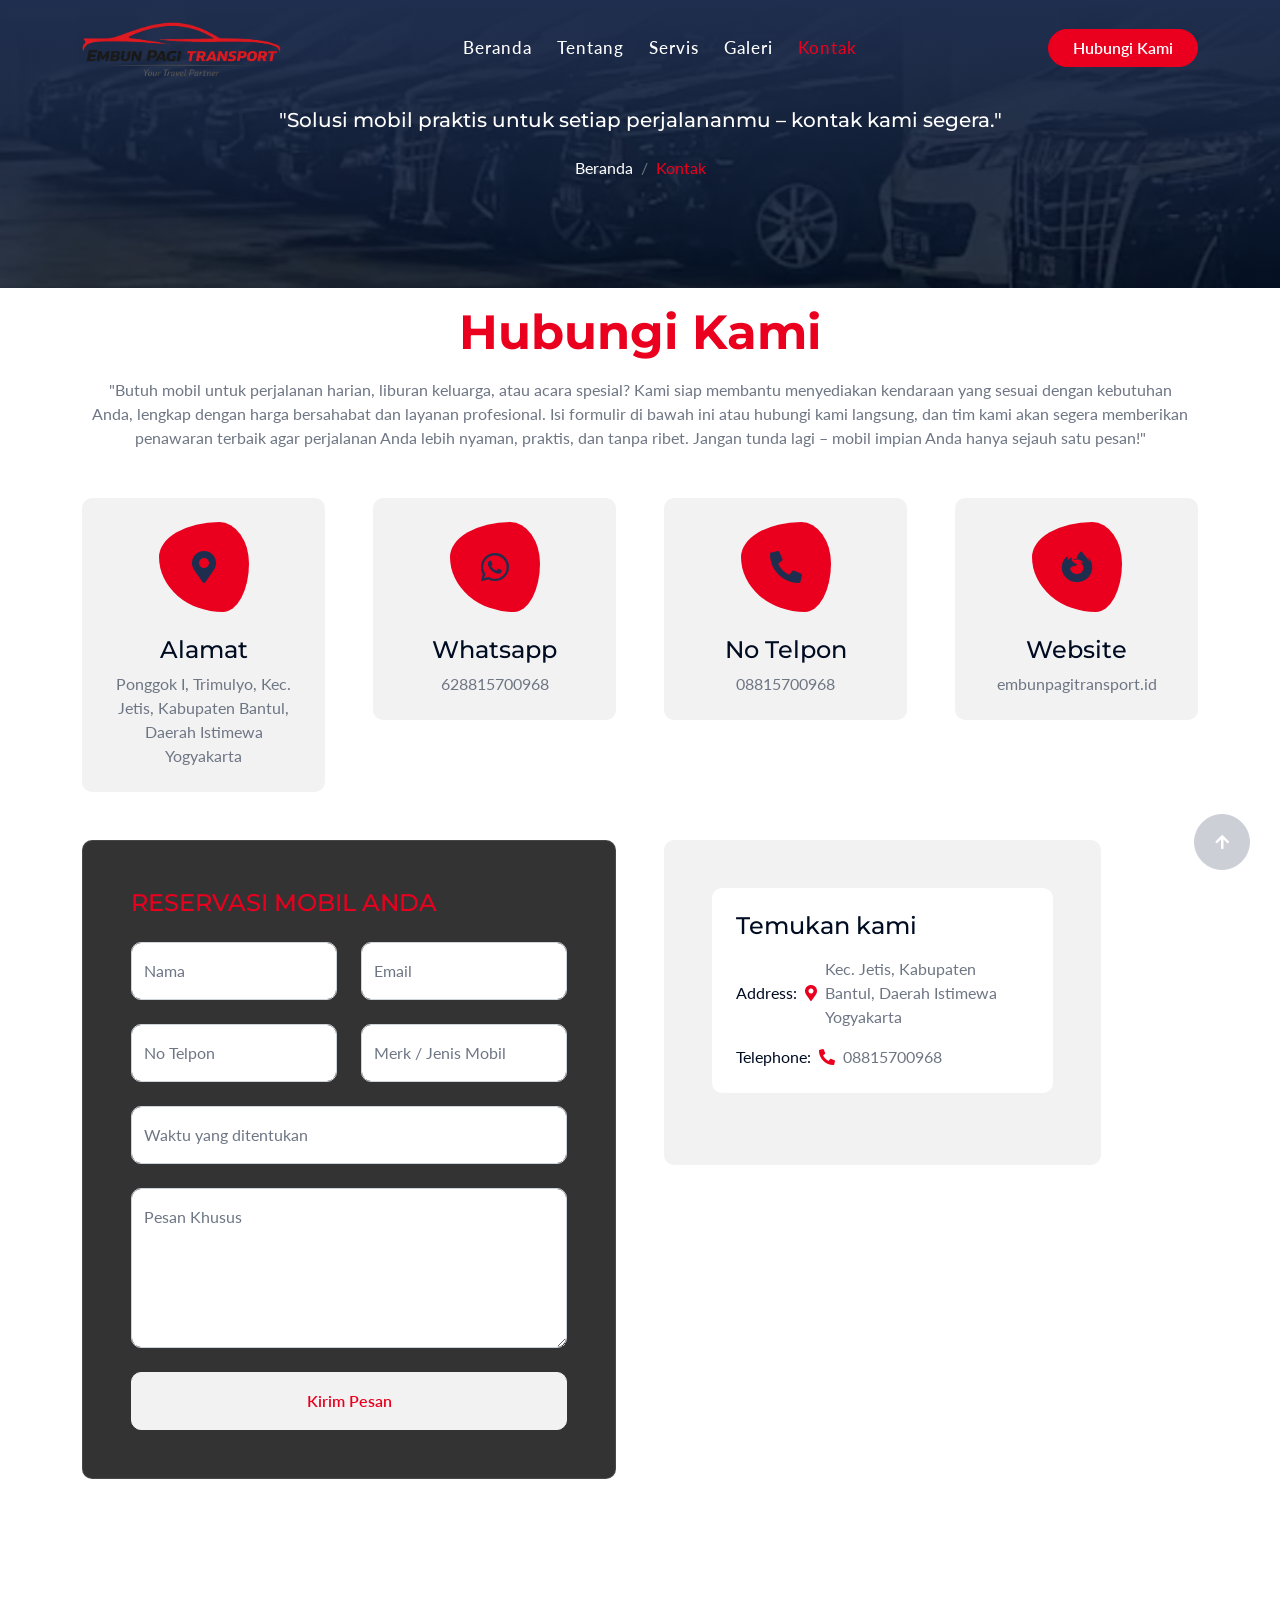
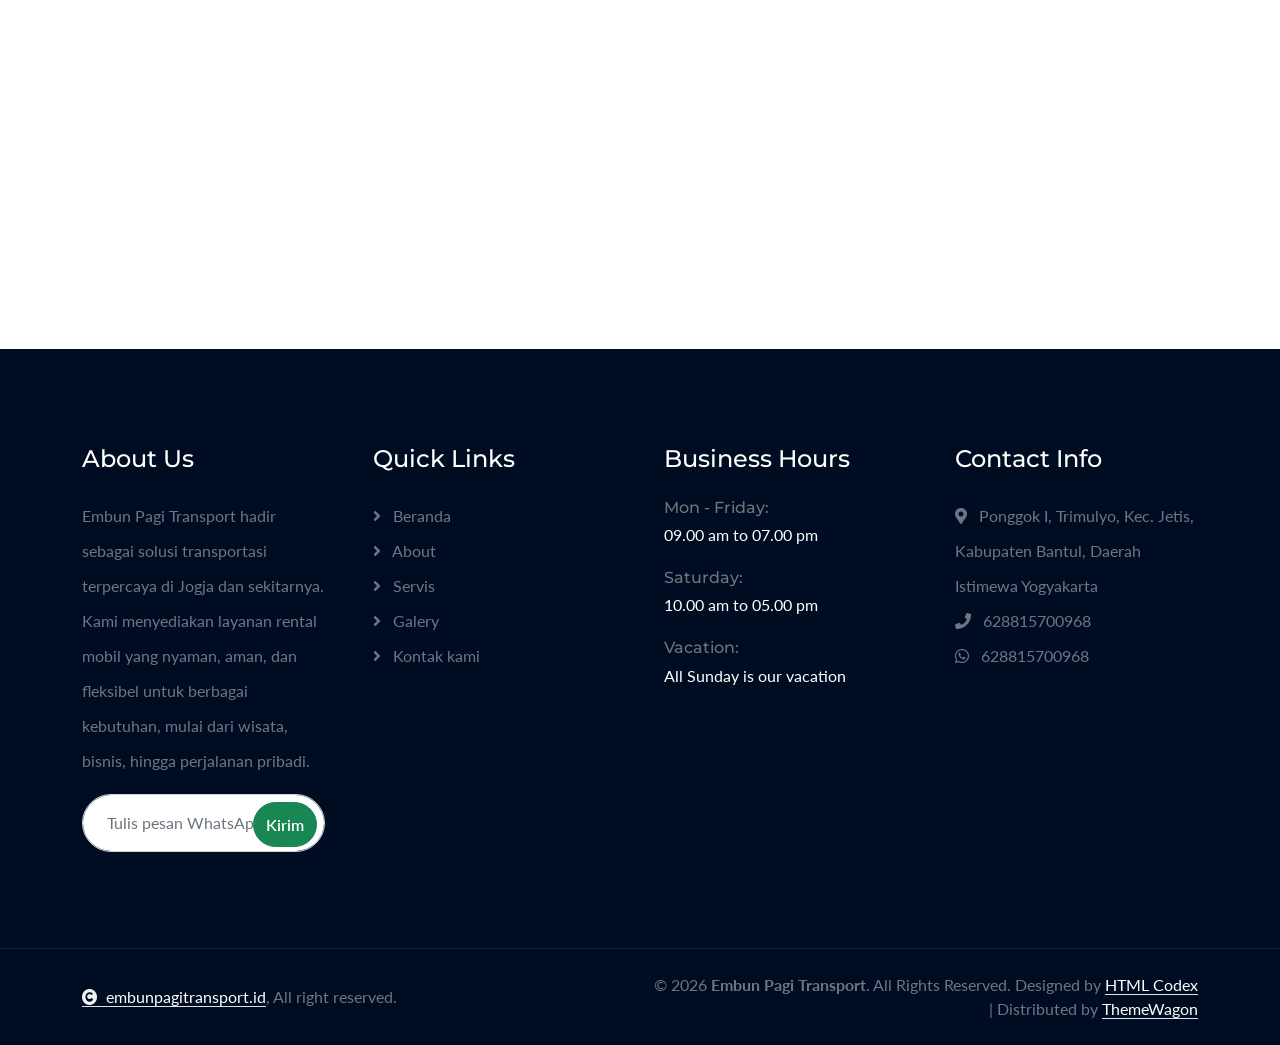
<file: contact.html>
<!DOCTYPE html>
<html lang="en">

    <head>
        <meta charset="utf-8">
        <title>Embun Pagi Transport - Spesialis Rental Mobil Area Jogja</title>
        <link rel="icon" type="image/png" href="assets/logo.png">
        <meta name="viewport" content="width=device-width, initial-scale=1">
        <meta name="keywords" content="rental mobil jogja, sewa mobil jogja, transport jogja, rental murah jogja">
        <meta name="description" content="Embun Pagi Transport menyediakan jasa rental mobil di Jogja dengan harga terjangkau, driver profesional, dan layanan 24 jam.">

        <!-- Google tag (gtag.js) -->
        <script async src="https://www.googletagmanager.com/gtag/js?id=AW-18127509483"></script>
        <script>
            window.dataLayer = window.dataLayer || [];
            function gtag(){dataLayer.push(arguments);}
            gtag('js', new Date());

            gtag('config', 'AW-18127509483');
        </script>
        <!-- Google Web Fonts -->
        <link rel="preconnect" href="https://fonts.googleapis.com">
        <link rel="preconnect" href="https://fonts.gstatic.com" crossorigin>
        <link href="https://fonts.googleapis.com/css2?family=Lato:ital,wght@0,400;0,700;0,900;1,400;1,700;1,900&family=Montserrat:ital,wght@0,100..900;1,100..900&display=swap" rel="stylesheet"> 

        <!-- Icon Font Stylesheet -->
        <link rel="stylesheet" href="https://use.fontawesome.com/releases/v5.15.4/css/all.css"/>
        <link href="https://cdn.jsdelivr.net/npm/bootstrap-icons@1.4.1/font/bootstrap-icons.css" rel="stylesheet">

        <!-- Libraries Stylesheet -->
        <link href="lib/animate/animate.min.css" rel="stylesheet">
        <link href="lib/owlcarousel/assets/owl.carousel.min.css" rel="stylesheet">


        <!-- Customized Bootstrap Stylesheet -->
        <link href="css/bootstrap.min.css" rel="stylesheet">

        <!-- Template Stylesheet -->
        <link href="css/style.css" rel="stylesheet">
    </head>

    <body>

        <!-- Spinner Start -->
        <div id="spinner" class="show bg-white position-fixed translate-middle w-100 vh-100 top-50 start-50 d-flex align-items-center justify-content-center">
            <div class="spinner-border text-primary" style="width: 3rem; height: 3rem;" role="status">
                <span class="sr-only">Loading...</span>
            </div>
        </div>
        <!-- Spinner End -->
        <!-- Navbar & Hero Start -->
        <div class="container-fluid nav-bar nav-absolute px-0 px-lg-4 py-lg-0">
            <div class="container">
                <nav class="navbar navbar-expand-lg py-0 navbar-light">
                    <a href="" class="navbar-brand p-0">
                     <img src="assets/logo.png" alt="Logo">
                    </a>
                    <button class="navbar-toggler" type="button" data-bs-toggle="collapse" data-bs-target="#navbarCollapse">
                        <span class="fa fa-bars"></span>
                    </button>
                    <div class="collapse navbar-collapse" id="navbarCollapse">
                        <div class="navbar-nav mx-auto py-0">
                            <a href="index.html" class="nav-item nav-link">Beranda</a>
                            <a href="index.html#about" class="nav-item nav-link">Tentang</a>
                            <a href="index.html#cars" class="nav-item nav-link">Servis</a>
                            <a href="blog.html" class="nav-item nav-link">Galeri</a>
                            <a href="contact.html" class="nav-item nav-link active">Kontak</a>
                        </div>
                        <a href="https://wa.me/628815700968?text=halo%20saya%20tertarik%20untuk%20menyewa%20mobil.%20apakah%20ada%20mobil%20yang%20tersedia." 
                            class="btn btn-primary rounded-pill px-4" target="_blank">
                            Hubungi Kami
                        </a>
                    </div>
                </nav>
            </div>
        </div>
        <!-- Navbar & Hero End -->

        <!-- Header Start -->
        <div class="container-fluid bg-breadcrumb">
            <div class="container text-center py-5" style="max-width: 900px;">
                <h5 class="text-white mb-4 wow fadeInDown" data-wow-delay="0.1s">"Solusi mobil praktis untuk setiap perjalananmu – kontak kami segera."
                </h5>
                <ol class="breadcrumb d-flex justify-content-center mb-0 wow fadeInDown" data-wow-delay="0.3s">
                    <li class="breadcrumb-item"><a href="index.html">Beranda</a></li>
                    <li class="breadcrumb-item active text-primary">Kontak</li>
                </ol>    
            </div>
        </div>
        <!-- Header End -->
        <!-- Contact Start -->
        <div class="container-fluid contact py-2">
            <div class="container py-2">
                <div class="text-center mx-auto pb-5 wow fadeInUp" data-wow-delay="0.1s" style="max-width: 1100px;">
                    <h1 class="display-5 text-capitalize text-primary mb-3">Hubungi Kami</h1>
                    <p class="mb-0">"Butuh mobil untuk perjalanan harian, liburan keluarga, atau acara spesial? Kami siap membantu menyediakan kendaraan yang sesuai dengan kebutuhan Anda, lengkap dengan harga bersahabat dan layanan profesional. Isi formulir di bawah ini atau hubungi kami langsung, dan tim kami akan segera memberikan penawaran terbaik agar perjalanan Anda lebih nyaman, praktis, dan tanpa ribet. Jangan tunda lagi – mobil impian Anda hanya sejauh satu pesan!"</p>
                </div>
                <div class="row g-5">
                    <div class="col-12 wow fadeInUp" data-wow-delay="0.1s">
                        <div class="row g-5">
                            <div class="col-md-6 col-lg-6 col-xl-3">
                                <div class="contact-add-item p-4">
                                    <div class="contact-icon mb-4">
                                        <i class="fas fa-map-marker-alt fa-2x"></i>
                                    </div>
                                    <div>
                                        <h4>Alamat</h4>
                                        <p class="mb-0">Ponggok I, Trimulyo, Kec. Jetis, Kabupaten Bantul, Daerah Istimewa Yogyakarta</p>
                                    </div>
                                </div>
                            </div>
                            <div class="col-md-6 col-lg-6 col-xl-3 wow fadeInUp" data-wow-delay="0.3s">
                                <div class="contact-add-item p-4">
                                    <div class="contact-icon mb-4">
                                        <i class="fab fa-whatsapp fa-2x"></i>
                                    </div>
                                    <div>
                                        <h4>Whatsapp</h4>
                                        <p class="mb-0">628815700968</p>
                                    </div>
                                </div>
                            </div>
                            <div class="col-md-6 col-lg-6 col-xl-3 wow fadeInUp" data-wow-delay="0.5s">
                                <div class="contact-add-item p-4">
                                    <div class="contact-icon mb-4">
                                        <i class="fa fa-phone-alt fa-2x"></i>
                                    </div>
                                    <div>
                                        <h4>No Telpon</h4>
                                        <p class="mb-0">08815700968</p>
                                    </div>
                                </div>
                            </div>
                            <div class="col-md-6 col-lg-6 col-xl-3 wow fadeInUp" data-wow-delay="0.7s">
                                <div class="contact-add-item p-4">
                                    <div class="contact-icon mb-4">
                                        <i class="fab fa-firefox-browser fa-2x"></i>
                                    </div>
                                    <div>
                                        <h4>Website</h4>
                                        <p class="mb-0">embunpagitransport.id</p>
                                    </div>
                                </div>
                            </div>
                        </div>
                    </div>
                    <div class="col-xl-6 wow fadeInUp" data-wow-delay="0.1s">
                        <div class="bg-secondary p-5 rounded">
                            <h4 class="text-primary mb-4">RESERVASI MOBIL ANDA</h4>
                            <form id="contactForm">
                                <div class="row g-4">
                                    <div class="col-lg-12 col-xl-6">
                                        <div class="form-floating">
                                            <input type="text" class="form-control" id="name" placeholder="Nama Anda">
                                            <label for="name">Nama</label>
                                        </div>
                                    </div>
                                    <div class="col-lg-12 col-xl-6">
                                        <div class="form-floating">
                                            <input type="email" class="form-control" id="email" placeholder="Email Anda">
                                            <label for="email">Email</label>
                                        </div>
                                    </div>
                                    <div class="col-lg-12 col-xl-6">
                                        <div class="form-floating">
                                            <input type="text" class="form-control" id="phone" placeholder="No Telpon">
                                            <label for="phone">No Telpon</label>
                                        </div>
                                    </div>
                                    <div class="col-lg-12 col-xl-6">
                                        <div class="form-floating">
                                            <input type="text" class="form-control" id="project" placeholder="Merk / Jenis Mobil">
                                            <label for="project">Merk / Jenis Mobil</label>
                                        </div>
                                    </div>
                                    <div class="col-12">
                                        <div class="form-floating">
                                            <input type="text" class="form-control" id="subject" placeholder="Waktu yang ditentukan">
                                            <label for="subject">Waktu yang ditentukan</label>
                                        </div>
                                    </div>
                                    <div class="col-12">
                                        <div class="form-floating">
                                            <textarea class="form-control" id="message" placeholder="Pesan Khusus" style="height: 160px"></textarea>
                                            <label for="message">Pesan Khusus</label>
                                        </div>
                                    </div>
                                    <div class="col-12">
                                        <button type="submit" class="btn btn-light w-100 py-3">Kirim Pesan</button>
                                    </div>
                                </div>
                            </form>
                        </div>
                    </div> 
                    <!-- <div class="col-12 col-xl-1 wow fadeInUp" data-wow-delay="0.3s">
                        <div class="d-flex flex-xl-column align-items-center justify-content-center">
                            <a class="btn btn-xl-square btn-light rounded-circle mb-0 mb-xl-4 me-4 me-xl-0" href=""><i class="fab fa-facebook-f"></i></a>
                            <a class="btn btn-xl-square btn-light rounded-circle mb-0 mb-xl-4 me-4 me-xl-0" href=""><i class="fab fa-twitter"></i></a>
                            <a class="btn btn-xl-square btn-light rounded-circle mb-0 mb-xl-4 me-4 me-xl-0" href=""><i class="fab fa-instagram"></i></a>
                            <a class="btn btn-xl-square btn-light rounded-circle mb-0 mb-xl-0 me-0 me-xl-0" href=""><i class="fab fa-linkedin-in"></i></a>
                        </div>
                    </div>-->
                    <div class="col-12 col-xl-5 wow fadeInUp" data-wow-delay="0.1s">
                        <div class="p-5 bg-light rounded">
                            <div class="bg-white rounded p-4 mb-4">
                                <h4 class="mb-3">Temukan kami</h4>
                                <div class="d-flex align-items-center flex-shrink-0 mb-3">
                                    <p class="mb-0 text-dark me-2">Address:</p><i class="fas fa-map-marker-alt text-primary me-2"></i><p class="mb-0">Kec. Jetis, Kabupaten Bantul, Daerah Istimewa Yogyakarta</p>
                                </div>
                                <div class="d-flex align-items-center">
                                    <p class="mb-0 text-dark me-2">Telephone:</p><i class="fa fa-phone-alt text-primary me-2"></i><p class="mb-0">08815700968</p>
                                </div>
                            </div>
                        </div>
                    </div>
                    <div class="col-12">
                        <div class="rounded">
                            <iframe class="rounded w-100" 
                            style="height: 400px;" src="https://www.google.com/maps/embed?pb=!1m18!1m12!1m3!1d3953.027792708796!2d110.3788196!3d-7.9004886!2m3!1f0!2f0!3f0!3m2!1i1024!2i768!4f13.1!3m3!1m2!1s0x2e7a55007395b40f%3A0x997bebcdded5d75f!2sEmbun%20Pagi%20Transport!5e0!3m2!1sen!2sid!4v1739250000000!5m2!1sen!2sid"
                            loading="lazy" referrerpolicy="no-referrer-when-downgrade"></iframe>
                        </div>
                    </div>

                </div>
            </div>
        </div>
        <!-- Contact End -->

       <!-- Footer Start -->
        <div class="container-fluid footer py-5 wow fadeIn" data-wow-delay="0.2s">
            <div class="container py-5">
                <div class="row g-5">
                    <div class="col-md-6 col-lg-6 col-xl-3">
                        <div class="footer-item d-flex flex-column">
                            <div class="footer-item">
                                <h4 class="text-white mb-4">About Us</h4>
                                <p class="mb-3 text-justify">Embun Pagi Transport hadir sebagai solusi transportasi terpercaya di Jogja dan sekitarnya. Kami menyediakan layanan rental mobil yang nyaman, aman, dan fleksibel untuk berbagai kebutuhan, mulai dari wisata, bisnis, hingga perjalanan pribadi.</p>
                            </div>
                            <div class="position-relative">
                                <input class="form-control rounded-pill w-100 py-3 ps-4 pe-5" type="text" placeholder="Tulis pesan WhatsApp">
                                <a href="https://wa.me/6281234567890?text=Halo%20saya%20ingin%20bertanya" 
                                class="btn btn-success rounded-pill position-absolute top-0 end-0 py-1 mt-2 me-2 text-white">
                                    Kirim
                                </a>
                            </div>
                        </div>
                    </div>
                    <div class="col-md-6 col-lg-6 col-xl-3">
                        <div class="footer-item d-flex flex-column">
                            <h4 class="text-white mb-4">Quick Links</h4>
                            <a href="index.html"><i class="fas fa-angle-right me-2"></i> Beranda</a>
                            <a href="index.html#about"><i class="fas fa-angle-right me-2"></i> About</a>
                            <a href="index.html#cars"><i class="fas fa-angle-right me-2"></i> Servis</a>
                            <a href="blog.html"><i class="fas fa-angle-right me-2"></i> Galery</a>
                            <a href="contact.html"><i class="fas fa-angle-right me-2"></i> Kontak kami</a>
                        </div>
                    </div>
                    <div class="col-md-6 col-lg-6 col-xl-3">
                        <div class="footer-item d-flex flex-column">
                            <h4 class="text-white mb-4">Business Hours</h4>
                            <div class="mb-3">
                                <h6 class="text-muted mb-0">Mon - Friday:</h6>
                                <p class="text-white mb-0">09.00 am to 07.00 pm</p>
                            </div>
                            <div class="mb-3">
                                <h6 class="text-muted mb-0">Saturday:</h6>
                                <p class="text-white mb-0">10.00 am to 05.00 pm</p>
                            </div>
                            <div class="mb-3">
                                <h6 class="text-muted mb-0">Vacation:</h6>
                                <p class="text-white mb-0">All Sunday is our vacation</p>
                            </div>
                        </div>
                    </div>
                    <div class="col-md-6 col-lg-6 col-xl-3">
                        <div class="footer-item d-flex flex-column">
                            <h4 class="text-white mb-4">Contact Info</h4>
                            <a href="#"><i class="fa fa-map-marker-alt me-2"></i> Ponggok I, Trimulyo, Kec. Jetis, Kabupaten Bantul, Daerah Istimewa Yogyakarta</a>
                            <!-- <a href="mailto:info@example.com"><i class="fas fa-envelope me-2"></i> info@example.com</a> -->
                            <a href="tel:+628815700968"><i class="fas fa-phone me-2"></i> 628815700968</a>
                            <a href="https://wa.me/628815700968?text=halo%20saya%20tertarik%20untuk%20menyewa%20mobil." class="mb-3"><i class="fab fa-whatsapp me-2"></i> 628815700968</a>
                            <!--<div class="d-flex">
                                <a class="btn btn-secondary btn-md-square rounded-circle me-3" href=""><i class="fab fa-facebook-f text-white"></i></a>
                                <a class="btn btn-secondary btn-md-square rounded-circle me-3" href=""><i class="fab fa-twitter text-white"></i></a>
                                <a class="btn btn-secondary btn-md-square rounded-circle me-3" href=""><i class="fab fa-instagram text-white"></i></a>
                                <a class="btn btn-secondary btn-md-square rounded-circle me-0" href=""><i class="fab fa-linkedin-in text-white"></i></a>
                            </div>-->
                        </div>
                    </div>
                </div>
            </div>
        </div>
        <!-- Footer End -->
        
        <!-- Copyright Start -->
        <div class="container-fluid copyright py-4">
            <div class="container">
                <div class="row g-4 align-items-center">
                    <div class="col-md-6 text-center text-md-start mb-md-0">
                        <span class="text-body"><a href="index.html" class="border-bottom text-white"><i class="fas fa-copyright text-light me-2"></i>embunpagitransport.id</a>, All right reserved.</span>
                    </div>
                    <div class="col-md-6 text-center text-md-end text-body">
                        <!-- Footer Credit, bisa diganti sesuai brand Anda -->
                        &copy; 2026 <strong>Embun Pagi Transport</strong>. All Rights Reserved. 
                        <!-- Optional: Tetap tampilkan credit jika pakai template gratis -->
                        Designed by <a class="border-bottom text-white" href="https://htmlcodex.com">HTML Codex</a> | 
                        Distributed by <a class="border-bottom text-white" href="https://themewagon.com">ThemeWagon</a>
                    </div>
                </div>
            </div>
        </div>
        <!-- Copyright End -->


        <!-- Back to Top -->
        <a href="#" class="btn btn-secondary btn-lg-square rounded-circle back-to-top"><i class="fa fa-arrow-up"></i></a>   

        
    <!-- JavaScript Libraries -->
    <script src="https://ajax.googleapis.com/ajax/libs/jquery/3.6.4/jquery.min.js"></script>
    <script src="https://cdn.jsdelivr.net/npm/bootstrap@5.0.0/dist/js/bootstrap.bundle.min.js"></script>
    <script src="lib/wow/wow.min.js"></script>
    <script src="lib/easing/easing.min.js"></script>
    <script src="lib/waypoints/waypoints.min.js"></script>
    <script src="lib/counterup/counterup.min.js"></script>
    <script src="lib/owlcarousel/owl.carousel.min.js"></script>
    

    <!-- Template Javascript -->
    <script src="js/main.js"></script>
    <script>
    document.getElementById("contactForm").addEventListener("submit", function(e){
        e.preventDefault(); // cegah reload halaman

        // ambil data dari form
        let name = document.getElementById("name").value;
        let email = document.getElementById("email").value;
        let phone = document.getElementById("phone").value;
        let project = document.getElementById("project").value;
        let subject = document.getElementById("subject").value;
        let message = document.getElementById("message").value;

        // nomor WA tujuan (ganti dengan nomor kamu, format internasional tanpa +)
        let whatsappNumber = "628815700968";

        // format pesan
        let text = `Halo, saya ${name}.\nEmail: ${email}\nNo Telpon: ${phone}\nMobil: ${project}\nWaktu: ${subject}\nPesan: ${message}`;

        // buat URL WhatsApp
        let url = `https://wa.me/${whatsappNumber}?text=${encodeURIComponent(text)}`;

        // buka WhatsApp
        window.open(url, "_blank");
    });
    </script>
    </body>

</html>
</file>
<file: css/style.css>
html {
  scroll-behavior: smooth;
}
/*** Spinner Start ***/
/*** Spinner ***/
#spinner {
    opacity: 0;
    visibility: hidden;
    transition: opacity .5s ease-out, visibility 0s linear .5s;
    z-index: 99999;
}

#spinner.show {
    transition: opacity .5s ease-out, visibility 0s linear 0s;
    visibility: visible;
    opacity: 1;
}
/*** Spinner End ***/

.back-to-top {
    position: fixed;
    right: 30px;
    bottom: 30px;
    transition: 0.5s;
    z-index: 99;
}

/*** Button Start ***/
.btn {
    font-weight: 600;
    transition: .5s;
}

.btn-square {
    width: 32px;
    height: 32px;
}

.btn-sm-square {
    width: 34px;
    height: 34px;
}

.btn-md-square {
    width: 44px;
    height: 44px;
}

.btn-lg-square {
    width: 56px;
    height: 56px;
}

.btn-xl-square {
    width: 66px;
    height: 66px;
}

.btn-square,
.btn-sm-square,
.btn-md-square,
.btn-lg-square,
.btn-xl-square {
    padding: 0;
    display: flex;
    align-items: center;
    justify-content: center;
    font-weight: normal;
}

.btn.btn-primary {
    color: var(--bs-white);
}

.btn.btn-primary:hover {
    background: var(--bs-secondary);
    border: 1px solid var(--bs-secondary);
}

.btn.btn-secondary {
    color: var(--bs-white);
}

.btn.btn-secondary:hover {
    background: var(--bs-primary);
    border: 1px solid var(--bs-primary);
}

.btn.btn-light {
    color: var(--bs-primary);
}

.btn.btn-light:hover {
    color: var(--bs-white);
    background: var(--bs-primary);
    border: 1px solid var(--bs-primary);
}

/*** Icon Animation Start ***/
@keyframes icon-animat {
    0%  {border-radius: 67% 33% 29% 71% / 39% 46% 54% 61%;}

    25% {border-radius: 69% 31% 19% 81% / 43% 37% 63% 57%;}

    50% {border-radius: 67% 33% 16% 84% / 57% 37% 63% 43%;}

    75% {border-radius: 77% 23% 61% 39% / 36% 61% 39% 64%;}

    100% {border-radius: 67% 33% 29% 71% / 39% 46% 54% 61%;}
}
/*** Icon Animation End ***/
/* ===== Navbar ===== */
.nav-bar {
  position: absolute;       /* menempel di atas carousel */
  top: 0;
  left: 0;
  width: 100%;
  background: transparent;  /* transparan default */
  z-index: 10;
  transition: background-color 0.5s ease, box-shadow 0.5s ease;
}

/* Saat scroll */
.nav-bar.navbar-scrolled {
  position: fixed;          /* menempel di viewport */
  background: rgba(255, 255, 255, 0.95); /* solid putih */
  box-shadow: 0 2px 6px rgba(0,0,0,0.15); /* efek bayangan */
}

    /* ===== Carousel ===== */
    .header-carousel,
    .header-carousel .carousel-item {
    height: 100vh; /* penuh satu layar */
    }

    .header-carousel .carousel-item img {
    object-fit: cover; /* gambar cover penuh */
    height: 100%;
    width: 100%;
    }

    /* Caption agar tidak ketutup navbar */
    .header-carousel .carousel-caption {
    padding-top: 100px; /* sesuaikan tinggi navbar */
    }



    .sticky-top {
        transition: 1s;
    }

    .navbar-light .navbar-nav .nav-link {
        position: relative;
        margin-right: 25px;
        padding: 35px 0;
        letter-spacing: 1px;
        color: rgb(255, 255, 255);
        font-size: 17px;
        font-weight: 500;
        outline: none;
        transition: .5s;
    }
    .navbar-scrolled .navbar-nav .nav-link {
        color: #000000 !important; /* HITAM saat scroll */
        padding: 20px 0 !important;
    }

    /* WARNA TEKS ACTIVE SETELAH SCROLL - tetap primary */
    .navbar-scrolled .navbar-nav .nav-link.active {
        color: var(--bs-primary) !important; /* Tetap warna primary saat scroll */
        padding: 20px 0 !important;
    }

    /* Hover state */
    .navbar-light .navbar-nav .nav-link:hover {
        color: var(--bs-primary) !important;
    }

    .sticky-top .navbar-light .navbar-nav .nav-link {
        padding: 20px 0;
        color: var(--bs-dark);
    }

    .navbar-light .navbar-nav .nav-link:hover,
    .navbar-light .navbar-nav .nav-link.active {
        color: var(--bs-primary);
        font-weight: 500;
        font-size: 17px;
    }

    .navbar-light .navbar-brand img {
        max-height: 60px;
        transition: .5s;
    }

    .sticky-top .navbar-light .navbar-brand img {
        max-height: 50px;
    }

    .navbar .dropdown-toggle::after {
        border: none;
        content: "\f107";
        font-family: "Font Awesome 5 Free";
        font-weight: 600;
        vertical-align: middle;
        margin-left: 8px;
    }

    .dropdown .dropdown-menu a:hover {
        background: var(--bs-primary);
        color: var(--bs-white);
    }

    .navbar .nav-item:hover .dropdown-menu {
        transform: rotateX(0deg);
        visibility: visible;
        margin-top: 8px !important;
        background: var(--bs-light);
        transition: .5s;
        opacity: 1;
    }



    @media (min-width: 992px) {
        .navbar .nav-item .dropdown-menu {
        display: block;
        visibility: hidden;
        top: 100%;
        transform: rotateX(-75deg);
        transform-origin: 0% 0%;
        border: 0;
        border-radius: 10px;
        margin-top: 8px !important;
        transition: .5s;
        opacity: 0;
        }
    }

    @media (max-width: 991px) {
        .navbar.navbar-expand-lg .navbar-toggler {
            padding: 8px 15px;
            border: 1px solid var(--bs-primary);
            color: var(--bs-primary);
        }

        .sticky-top .navbar-light .navbar-nav .nav-link {
            padding: 12px 0;
        }
    }
    /*** Navbar End ***/

    /*** Carousel Header Start ***/
    .carousel .carousel-item img {
        object-fit: cover;
    }

    .carousel .carousel-item,
    .carousel .carousel-item img {
        height: 700px;
    }

    .carousel-item .carousel-caption {
        position: absolute;
        width: 100%;
        height: 100%;
        left: 0;
        bottom: 0;
        background: rgba(0, 0, 0, .6);
        display: flex;
        align-items: center;
    }

    .carousel .carousel-indicators {
        left: 75%;
        top: 50%;
        margin-right: 25%;
        transform: translateY(-50%);
        flex-direction: column;
    }

    .carousel-indicators [data-bs-target] {
        display: flex;
        width: 15px;
        height: 15px;
        border: 6px solid var(--bs-white);
        border-radius: 15px;
        padding: 0;
        margin-top:10px;
        margin-bottom:10px;
        background-color: var(--bs-secondary);
        opacity: 1;
        transition: 0.5s;
    }

    .carousel-indicators [data-bs-target].active {
        background-color: var(--bs-primary);
    }

    @media (max-width: 992px) {
        .carousel-indicators [data-bs-target] {
            display: none;
        }
    }
    /*** Carousel Header End ***/

/*** Single Page Hero Header Start ***/
.bg-breadcrumb {
    position: relative;
    overflow: hidden;
    background: linear-gradient(rgba(31, 46, 78, 1), rgba(0, 12, 33, 0.8)), url(../images/1.jpg);
    background-position: center top;
    background-repeat: no-repeat;
    background-size: cover;
    padding: 60px 0 60px 0;
    transition: 0.5s;
}

.bg-breadcrumb .breadcrumb {
    position: relative;
}

.bg-breadcrumb .breadcrumb .breadcrumb-item a {
    color: var(--bs-white);
}
/*** Single Page Hero Header End ***/

/*** Features Start ***/
.feature {
    background: var(--bs-light);
}

.feature .feature-item {
    display: flex;
    border-radius: 10px;
}

.feature .feature-item .feature-icon span {
    width: 90px; 
    height: 90px;
    display: flex;
    align-items: center;
    justify-content: center;
    color: var(--bs-secondary);
    background: var(--bs-primary);
    border-radius: 67% 33% 29% 71% / 39% 46% 54% 61%;;
    animation-name: icon-animat;
    animation-duration: 5s;
    animation-delay: 1s;
    animation-direction: alternate;
    animation-iteration-count: infinite;
    transition: 0.5s;
}

/*** Features End ***/

/*** About Start ***/
.about .about-item .about-item-inner {
    display: flex;
    flex-direction: column;
    align-items: center;
    justify-content: center;
    text-align: center;
    border-radius: 10px;
    background: var(--bs-light);
    transition: 0.5s;
}

.about .about-item .about-item-inner .about-icon {
    width: 90px; 
    height: 90px; 
    border-radius: 67% 33% 29% 71% / 39% 46% 54% 61%;
    display: flex;
    align-items: center;
    justify-content: center;
    color: var(--bs-secondary);
    background: var(--bs-primary);
    animation-name: icon-animat;
    animation-duration: 5s;
    animation-delay: 1s;
    animation-direction: alternate;
    animation-iteration-count: infinite;
    transition: 0.5s;
}

.about .about-img {
    position: relative;
    overflow: hidden;
    width: 100%;
    height: 100%;
    
}

.about .about-img .img-1 {
    height: 85%;
    margin-right: 50px;
}

.about .about-img .img-2 {
    position: absolute;
    width: 100%; 
    bottom: 0; 
    right: 0;
    padding-left: 50px;
    border-radius: 10px;
}

.about .about-img::after {
    content: "";
    position: absolute;
    width: 10px;
    height: 98%;
    top: 0;
    right: 0;
    border-radius: 10px;
    background: var(--bs-primary);
    z-index: -1;
}

.about .about-item .text-item {
    position: relative;
    padding-left: 25px;
}

.about .about-item .text-item::after {
    content: "";
    position: absolute;
    width: 5px;
    height: 100%;
    top: 0;
    left: 0;
    border-radius: 10px;
    background: var(--bs-secondary);
}
/*** About End ***/


/*** Fact Counter Start ***/
.counter {
    background: linear-gradient(rgba(0, 12, 33, 0.9), rgba(31, 46, 78, 0.9)), url(../img/fact-bg.jpg);
    background-position: center center;
    background-repeat: no-repeat;
    background-size: cover;
}

.counter .counter-item .counter-item-icon {
    width: 90px; 
    height: 90px; 
    border-radius: 67% 33% 29% 71% / 39% 46% 54% 61%;
    display: flex;
    align-items: center;
    justify-content: center;
    color: var(--bs-secondary);
    background: var(--bs-primary);
    animation-name: icon-animat;
    animation-duration: 5s;
    animation-delay: 1s;
    animation-direction: alternate;
    animation-iteration-count: infinite;
    transition: 0.5s;
}

/*** Fact Counter End ***/

/*** Services Start ***/
.service .service-item {
    position: relative;
    display: flex;
    flex-direction: column;
    align-items: center;
    justify-content: center;
    text-align: center;
    box-shadow: 0 0 45px rgba(0, 0, 0, .1);
    border-radius: 10px;
    background: var(--bs-white);
    transition: 0.5s;
}

.service .service-item:hover {
    display: flex;
    flex-direction: column;
    align-items: center;
    justify-content: center;
    text-align: center;
    border-radius: 60px;
    background: var(--bs-light);
}

.service .service-item::after {
    content: "";
    position: absolute;
    width: 100%;
    height: 100%;
    bottom: 0;
    left: 0;
    background: var(--bs-primary);
    border-radius: 10px;
    z-index: -1;
    transition: 0.5s;
    opacity: 0;
}

.service .service-item:hover::after {
    opacity: 1;
}

.service .service-item .service-icon {
    width: 90px; 
    height: 90px; 
    border-radius: 67% 33% 29% 71% / 39% 46% 54% 61%;
    display: flex;
    align-items: center;
    justify-content: center;
    color: var(--bs-secondary);
    background: var(--bs-primary);
    animation-name: icon-animat;
    animation-duration: 5s;
    animation-delay: 1s;
    animation-direction: alternate;
    animation-iteration-count: infinite;
    transition: 0.5s;
}
/*** Service End ***/

/*** Cars Categories Start ***/
.categories .categories-item {
    position: relative;
    border: 1px solid var(--bs-secondary);
    border-radius: 10px;
    transition: 0.5s;
}

.categories .categories-item:hover {
    border: 1px solid var(--bs-primary);
}

.categories .categories-item .categories-item-inner {
    position: relative;
    overflow: hidden;
    border-radius: 10px;
    transition: 0.5s;
}

.categories .categories-item .categories-item-inner:hover {
    box-shadow: 0 0 50px rgba(234, 0, 30, .3);
}

.categories .categories-item-inner .categories-img {
    background: var(--bs-light);
}

.categories .categories-item-inner .categories-content {
    border-top: 4px solid var(--bs-white);
    text-align: center;
    background: var(--bs-light);
}

.categories .categories-item-inner .categories-review {
    display: flex;
    align-items: center;
    justify-content: center;
}

.categories-carousel .owl-stage-outer {
    margin-top: 65px;
    margin-right: -1px;
}

.categories-carousel .owl-nav .owl-prev,
.categories-carousel .owl-nav .owl-next {
    position: absolute;
    top: -65px;
    padding: 10px 35px;
    color: var(--bs-white);
    background: var(--bs-primary);
    border-radius: 50px;
    transition: 0.5s;
}

.categories-carousel .owl-nav .owl-prev {
    left: 0 !important;
}

.categories-carousel .owl-nav .owl-next {
    right: 0;
}

.categories-carousel .owl-nav .owl-prev:hover,
.categories-carousel .owl-nav .owl-next:hover {
    background: var(--bs-secondary);
    color: var(--bs-white);
}
/*** Cars Categories End ***/


/*** Process Start ***/
.steps {
    background: linear-gradient(rgba(0, 0, 0, 0.9), rgba(0, 0, 0, 0.9)), url(../img/bg-1.jpg);
    background-position: center center;
    background-repeat: no-repeat;
    background-size: cover;
}


.steps .steps-item {
    position: relative;
    background: var(--bs-secondary);
    border-radius: 10px;
}

.steps .steps-item h4,
.steps .steps-item p {
    color: var(--bs-white);
}

.steps .steps-item .setps-number {
    position: absolute;
    width: 64px;
    height: 64px;
    bottom: 0; 
    right: 40px;
    font-weight: 900;
    border: 1px solid var(--bs-white); 
    border-radius: 64px;
    transform: translateY(50%);
    color: var(--bs-white);
    background: var(--bs-secondary);
    display: flex;
    align-items: center;
    justify-content: center;
}
/*** Process End ***/


/*** Blog Start ***/
.blog .blog-item {
    border-radius: 10px;
    transition: 0.5s;
}

.blog .blog-item:hover {
    box-shadow: 0 0 45px rgba(0, 0, 0, .2);
}

.blog .blog-item .blog-img {
    position: relative;
    overflow: hidden;
    border-top-left-radius: 10px;
    border-top-right-radius: 10px;
}

.blog .blog-item .blog-img::after {
    content: "";
    position: absolute;
    width: 100%;
    height: 0;
    bottom: 0;
    left: 0;
    background: rgba(255, 255, 255, 0.3);
    transition: 0.5s;
}

.blog .blog-item:hover .blog-img::after {
    height: 100%;
}

.blog .blog-item .blog-img img {
    transition: 0.5s;
}

.blog .blog-item:hover .blog-img img {
    transform: scale(1.2);
}  

.blog .blog-item .blog-content {
    position: relative;
    background: var(--bs-light);
}

.blog .blog-item .blog-content .blog-date {
    position: absolute;
    top: 0; 
    left: 25px; 
    transform: translateY(-50%);
    padding: 12px 25px;
    border-radius: 10px;
    color: var(--bs-white);
    background: var(--bs-primary);
}

.blog .blog-item .blog-content .blog-comment {
    display: flex;
    justify-content: space-between;
}
/*** Blog End ***/


/*** Banner Start ***/
.banner .banner-item {
    position: relative;
    width: 100%;
    height: 100%;
    border-radius: 10px;
    transition: 0.5s;
    z-index: 1;
}

.banner .banner-item::after {
    content: "";
    position: absolute;
    width: 100%;
    height: 100%;
    top: 0;
    left: 0;
    border-radius: 10px;
    background: rgba(0, 0, 0, .6);
    z-index: 2;
}

.banner .banner-item .banner-content {
    position: absolute;
    width: 100%;
    height: 100%;
    top: 0;
    right: 0;
    margin-left: 0;
    margin-bottom: 0;
    padding: 25px;
    border-radius: 10px;
    display: flex;
    flex-direction: column;
    justify-content: center;
    align-items: end;
    z-index: 5;
}

@media (min-width: 992px) {
    .banner .banner-item .banner-content h2 {
        font-size: 45px;
        margin-bottom: 20px;
    }

    .banner .banner-item .banner-content h1 {
        font-size: 72px;
        margin-bottom: 20px;
    }

    .banner .banner-item .banner-content p {
        font-size: 40px;
        margin-bottom: 20px;
    }
}
/*** Banner End ***/

/*** Team Start ***/
.team .team-item {
    position: relative;
    text-align: center;
    border-radius: 10px;
    margin-top: 100px;
    background: var(--bs-light);
    transition: 0.5s;
    z-index: 1;
}

.team .team-item::after {
    content: "";
    position: absolute;
    width: 100%;
    height: 0;
    bottom: 0;
    left: 0;
    border-radius: 10px;
    background: var(--bs-secondary);
    z-index: 2;
    transition: 0.5s;
}

.team .team-item:hover::after {
    height: 100%;
}

.team .team-item .team-content {
    position: relative;
    z-index: 5;
}

.team .team-item .team-content h4,
.team .team-item .team-content p {
    transition: 0.5s;
}

.team .team-item:hover .team-content h4 {
    color: var(--bs-white);
}
.team .team-item:hover .team-content p {
    color: var(--bs-white);
}

.team .team-item .team-img {
    position: relative;
    overflow: hidden;
    top: -100px;
    margin-bottom: -100px;
    border-radius: 10px;
    z-index: 3;
}

.team .team-item .team-img img {
    transition: 0.5s;
}

.team .team-item:hover .team-img img {
    transform: scale(1.1);
}

.team .team-item .team-img::after {
    content: "";
    position: absolute;
    width: 100%;
    height: 0;
    top: 0;
    left: 0;
    border-radius: 10px;
    background: rgba(255, 255, 255, .3);
    z-index: 4;
    transition: 0.5s;
}

.team .team-item:hover .team-img::after {
    height: 100%;
}
/*** Team End ***/

/*** Testimonial Start ***/
.testimonial-carousel .owl-stage-outer {
    margin-right: -1px;
}

.testimonial .testimonial-item {
    position: relative;
    margin-top: 35px;
    border: 1px solid var(--bs-secondary);
    border-radius: 10px;
}

.testimonial .testimonial-item .testimonial-quote {
    position: absolute;
    width: 70px;
    height: 70px;
    top: 0;
    right: 25px;
    transform: translateY(-50%);
    border-radius: 70px;
    color: var(--bs-white);
    background: var(--bs-secondary);
    display: flex;
    align-items: center;
    justify-content: center;
}

.testimonial .testimonial-item .testimonial-inner {
    display: flex;
    align-items: center;
    background: var(--bs-light);
    border-top-left-radius: 10px;
    border-top-right-radius: 10px;
}

.testimonial .testimonial-item .testimonial-inner img {
    width: 100px; 
    height: 100px; 
    border-radius: 100px;
    border: 4px solid var(--bs-white);
}

.testimonial-carousel .owl-dots {
    display: flex;
    justify-content: center;
}

.testimonial-carousel .owl-dots .owl-dot {
    width: 30px;
    height: 30px;
    border-radius: 30px;
    margin: 20px 10px 0 10px;
    background: var(--bs-primary);
    transition: 0.5s;
}

.testimonial-carousel .owl-dots .owl-dot.active {
    width: 30px;
    height: 30px;
    border-radius: 30px;
    background: var(--bs-secondary);
    transition: 0.5s;
}

.testimonial-carousel .owl-dots .owl-dot span {
    position: relative;
    margin-top: 50%;
    margin-left: 50%;
    transform: translate(-50%, -50%);
    display: flex;
    align-items: center;
    justify-content: center;
    text-align: center;
}

.testimonial-carousel .owl-dots .owl-dot.active span::after {
    background: var(--bs-primary);
}

.testimonial-carousel .owl-dots .owl-dot span::after {
    content: "";
    width: 15px;
    height: 15px;
    border-radius: 15px;
    position: absolute;
    top: 50%;
    left: 0;
    transform: translateY(-50%);
    display: flex;
    align-items: center;
    justify-content: center;
    text-align: center;
    background: var(--bs-white);
    transition: 0.5s;
}
/*** Testimonial End ***/

/*** Contact Start ***/
.contact .contact-add-item {
    border-radius: 10px;
    display: flex;
    flex-direction: column;
    align-items: center;
    justify-content: center;
    text-align: center;
    background: var(--bs-light);
}

.contact .contact-add-item .contact-icon {
    width: 90px; 
    height: 90px; 
    border-radius: 67% 33% 29% 71% / 39% 46% 54% 61%;
    display: flex;
    align-items: center;
    justify-content: center;
    color: var(--bs-secondary);
    background: var(--bs-primary);
    animation-name: icon-animat;
    animation-duration: 5s;
    animation-delay: 1s;
    animation-direction: alternate;
    animation-iteration-count: infinite;
    transition: 0.5s;
}

/*** Contact End ***/


/*** Footer Start ***/
.footer {
    background: var(--bs-dark);
}

.footer .footer-item a {
    line-height: 35px;
    color: var(--bs-body);
    transition: 0.5s;
}

.footer .footer-item p {
    line-height: 35px;
}

.footer .footer-item a:hover {
    letter-spacing: 1px;
    color: var(--bs-primary);
}

.footer .footer-item .footer-btn a,
.footer .footer-item .footer-btn a i {
    transition: 0.5s;
}

.footer .footer-item .footer-btn a:hover {
    background: var(--bs-white);
}

.footer .footer-item .footer-btn a:hover i {
    color: var(--bs-primary) !important;
}
/*** Footer End ***/

/*** copyright Start ***/
.copyright {
    border-top: 1px solid rgba(255, 255, 255, 0.08);
    background: var(--bs-dark);
}
/*** copyright end ***/
.carousel-item {
  transition: transform 1.5s ease-in-out, opacity 1.5s ease-in-out;
}

.hero-slide {
  height: 100vh; /* full screen */
  background-size: cover;
  background-position: center;
  position: relative;
}

.hero-slide .overlay {
  background: rgba(0,0,0,0.4); /* semi transparan */
  height: 100%;
  display: flex;
  align-items: center;
  justify-content: center;
}
/* ===== CAROUSEL BARU DENGAN FORM TETAP ===== */
/* Hanya tambahan untuk format baru, tidak mengubah navbar */

.header-carousel {
    position: relative;
    height: 100vh;
    overflow: hidden;
}

/* Carousel untuk gambar background */
.header-carousel .carousel {
    position: absolute;
    top: 0;
    left: 0;
    width: 100%;
    height: 100%;
    z-index: 1;
}

/* Override untuk carousel item */
.header-carousel .carousel-inner {
    height: 100%;
}

.header-carousel .carousel-item {
    height: 100vh !important; /* override yang lama */
}

.header-carousel .carousel-item img {
    object-fit: cover;
    height: 100%;
    width: 100%;
    filter: brightness(0.5);
}

/* Overlay form - posisi absolute di atas carousel */
.carousel-form-overlay {
    position: absolute;
    top: 0;
    left: 0;
    width: 100%;
    height: 100%;
    z-index: 2; /* di bawah navbar (z-index: 10) */
    display: flex;
    align-items: center;
    justify-content: center;
    padding-top: 80px; /* ruang untuk navbar */
}

/* Container form dengan animasi */
.form-container {
    animation: fadeInUp 1s ease-out;
    width: 100%;
    max-width: 600px;
    padding: 0 15px;
}

/* Text content di samping form */
.text-content {
    padding: 40px;
    background: rgba(0, 0, 0, 0.5);
    border-radius: 15px;
    backdrop-filter: blur(5px);
    max-width: 500px;
    margin-left: auto;
}

/* Animasi untuk form */
@keyframes fadeInUp {
    from {
        opacity: 0;
        transform: translateY(30px);
    }
    to {
        opacity: 1;
        transform: translateY(0);
    }
}

.fadeInUp.animated {
    animation: fadeInUp 1s ease-out;
}

.fadeInRight.animated {
    animation: fadeInRight 1s ease-out 0.5s both;
}

@keyframes fadeInRight {
    from {
        opacity: 0;
        transform: translateX(30px);
    }
    to {
        opacity: 1;
        transform: translateX(0);
    }
}

/* Form styling khusus */
.bg-secondary.rounded {
    background: rgba(0, 0, 0, 0.8) !important;
    backdrop-filter: blur(10px);
    border: 1px solid rgba(255, 255, 255, 0.1);
}

/* Indicators styling untuk carousel baru */
.header-carousel .carousel-indicators {
    z-index: 3;
    bottom: 20px;
    margin-bottom: 0;
    left: auto;
    right: 20px;
    top: auto;
    transform: none;
    flex-direction: row;
    width: auto;
}

.header-carousel .carousel-indicators [data-bs-target] {
    width: 12px;
    height: 12px;
    border-radius: 50%;
    border: 2px solid white;
    background-color: transparent;
    opacity: 0.5;
    transition: all 0.3s ease;
    margin: 0 5px;
}

.header-carousel .carousel-indicators [data-bs-target].active {
    background-color: var(--bs-primary);
    opacity: 1;
    transform: scale(1.2);
}

/* Responsive untuk carousel baru */
@media (max-width: 992px) {
    .text-content {
        display: none;
    }
    
    .form-container {
        max-width: 100%;
    }
    
    .carousel-form-overlay {
        padding-top: 100px;
    }
}

@media (max-width: 768px) {
    .carousel-form-overlay {
        padding-top: 120px;
    }
    
    .bg-secondary.rounded {
        padding: 20px !important;
    }
}

/* Untuk layar kecil */
@media (max-height: 700px) {
    .carousel-form-overlay {
        padding: 60px 0;
    }
}
.text-content-container {
    max-width: 90%; /* Tidak full width */
    margin: 0 auto;
}

@media (max-width: 991.98px) {
  .navbar-collapse {
    background-color: #fff; /* putih */
    padding: 1rem;
  }

  .navbar-collapse .nav-link.active {
    color: #dc3545 !important; /* merah hanya saat mobile */
    font-weight: 600;          /* opsional: tebalkan teks */
  }

  .navbar-collapse .nav-link {
    color: #000 !important;     /* teks hitam */
    line-height: 0.5rem;           /* atur tinggi baris */
    padding-top: 0.1rem;       /* opsional: tambah jarak atas */
    padding-bottom: 0.75rem;    /* opsional: tambah jarak bawah */
  }

}

/* gallery img */
.gallery-row {
display: flex;
flex-wrap: wrap;
gap: 15px;
margin: 20px 50px;
}

.gallery-item {
flex: 1 1 calc(25% - 15px); /* 4 kolom */
position: relative;
}

.gallery-item img {
width: 100%;
aspect-ratio: 4 / 3;          /* paksa rasio 4:3 */
object-fit: cover;            /* isi penuh tanpa stretch */
object-position: center;      /* fokus di tengah */
border-radius: 8px;           /* sudut membulat */
display: block;
}

.gallery-item a.item-link {
  position: absolute;
  top: 50%;
  left: 50%;
  transform: translate(-50%, -50%);
  color: white;
  font-size: 24px;
  background: rgba(0,0,0,0.5);
  width: 50px;       /* lebar tetap */
  height: 50px;      /* tinggi tetap */
  display: flex;     /* untuk center ikon */
  align-items: center;
  justify-content: center;
  border-radius: 50%; /* bulat sempurna */
  opacity: 1;
  transition: opacity 0.3s ease;
}
.gallery-item a.item-link i {
  transition: transform 0.3s ease; /* animasi halus */
}
.gallery-item a.item-link:hover i {
  transform: scale(1.3); /* zoom in saat hover */
}
@media (max-width: 767.98px) { /* breakpoint Bootstrap untuk mobile */
    .gallery-item {
        flex: 1 1 calc(50% - 15px); /* 2 kolom */
    }

  .gallery-item .fa-camera {
    display: none; /* sembunyikan ikon kamera */
  }
  .gallery-item a.item-link {
    border-radius: 0; /* kotak biasa */
    background: none; /* opsional: hilangkan background gelap */
  }

}
@media (max-width: 767.98px) {
  /* Hilangkan teks h2 "Sewa Mobil Anda" */
  .banner-content h2 {
    display: none;
  }

  /* Atur konten agar rata tengah */
  .banner-content {
    text-align: center;
    padding: 1rem;
  }

  /* Perkecil ukuran judul utama */
  .banner-content h1 {
    font-size: 1.5rem;
  }

  /* Perkecil teks deskripsi */
  .banner-content p {
    font-size: 0.95rem;
    margin-bottom: 1rem;
  }

  /* Atur tombol lebih kecil dan di tengah */
  .banner-btn {
    display: flex;
    justify-content: center; /* tombol di tengah */
  }

  .banner-btn .btn {
    margin: 0;               /* hilangkan margin kiri (ms-2) */
    padding: 0.5rem 1rem;    /* lebih kecil */
    font-size: 0.9rem;       /* teks tombol lebih kecil */
  }

}
.glightbox-container .gslide-media img {
max-width: 80%;      /* batasi lebar */
max-height: 90vh;    /* batasi tinggi sesuai viewport */
object-fit: contain; /* jaga rasio, tidak stretch */
}
</file>
